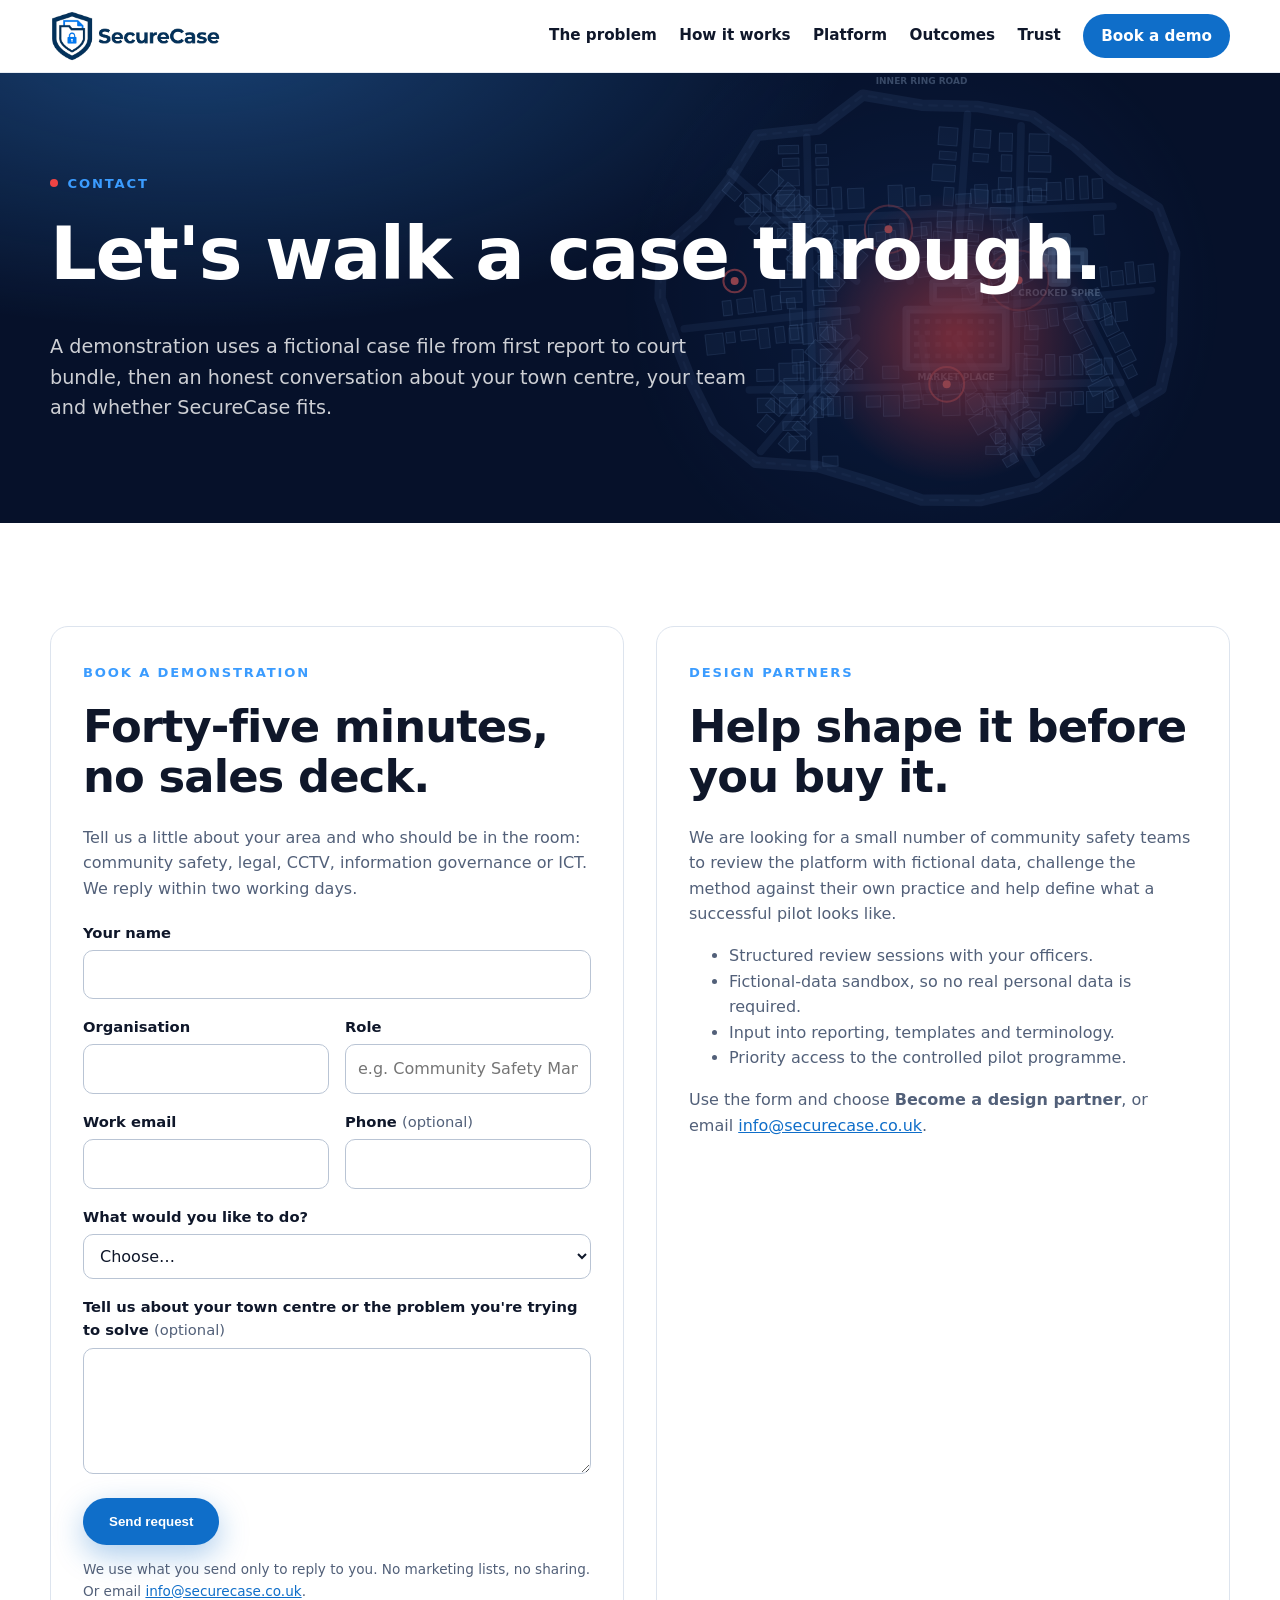
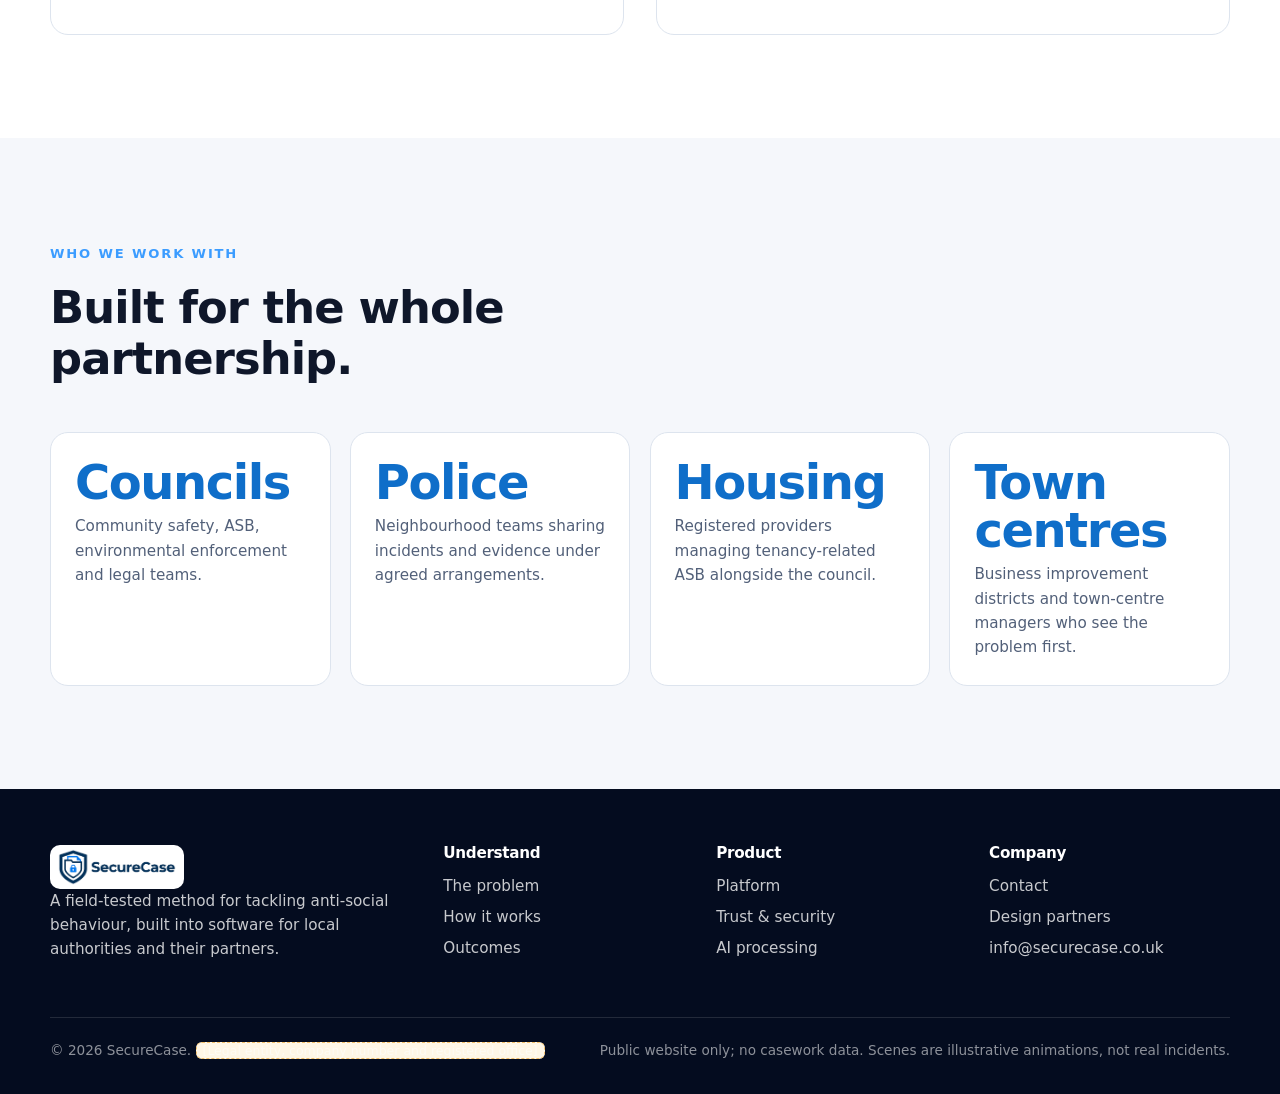
<file: contact.html>
<!DOCTYPE html>
<html lang="en-GB">
<head>
  <meta charset="utf-8">
  <meta name="viewport" content="width=device-width, initial-scale=1">
  <title>Contact | SecureCase</title>
  <meta name="description" content="Book a SecureCase demonstration or join as a design partner. Community safety teams, police, housing providers and business improvement districts welcome.">
  <link rel="stylesheet" href="css/site.css">
  <link rel="icon" href="assets/securecase-logo.png" type="image/png">
</head>
<body>
  <a class="skip-link" href="#main">Skip to content</a>

  <header class="site-header">
    <div class="container header-inner">
      <a class="brand" href="index.html" aria-label="SecureCase home"><img src="assets/securecase-logo.png" alt="SecureCase"></a>
      <button class="nav-toggle" type="button" aria-expanded="false" aria-controls="primary-nav" aria-label="Toggle navigation">
        <svg viewBox="0 0 24 24" fill="none" stroke="currentColor" stroke-width="2" stroke-linecap="round"><path d="M4 6h16M4 12h16M4 18h16"/></svg>
      </button>
      <nav class="site-nav" id="primary-nav" aria-label="Primary navigation">
        <a href="problem.html">The problem</a>
        <a href="method.html">How it works</a>
        <a href="platform.html">Platform</a>
        <a href="outcomes.html">Outcomes</a>
        <a href="trust.html">Trust</a>
        <a class="nav-cta" href="contact.html" aria-current="page">Book a demo</a>
      </nav>
    </div>
  </header>

  <main id="main">

    <section class="page-hero">
      <canvas data-scene="town" aria-hidden="true"></canvas>
      <div class="container">
        <span class="eyebrow"><span class="dot"></span>Contact</span>
        <h1>Let's walk a case through.</h1>
        <p class="lead">A demonstration uses a fictional case file from first report to court bundle, then an honest conversation about your town centre, your team and whether SecureCase fits.</p>
      </div>
    </section>

    <section class="section">
      <div class="container">
        <div class="contact-grid">
          <div class="contact-card reveal" id="book">
            <span class="eyebrow">Book a demonstration</span>
            <h2>Forty-five minutes, no sales deck.</h2>
            <p class="muted">Tell us a little about your area and who should be in the room: community safety, legal, CCTV, information governance or ICT. We reply within two working days.</p>
            <form class="contact-form" action="https://api.web3forms.com/submit" method="POST">
              <input type="hidden" name="access_key" value="8ef57f22-9cb3-45f6-9813-c6a44d8a6881">
              <input type="hidden" name="subject" value="SecureCase demonstration request">
              <input type="hidden" name="from_name" value="securecase.co.uk">
              <input type="hidden" name="redirect" value="https://securecase.co.uk/thanks.html">
              <input type="checkbox" name="botcheck" class="hp" tabindex="-1" autocomplete="off" aria-hidden="true">
              <div class="form-row">
                <label for="cf-name">Your name</label>
                <input id="cf-name" type="text" name="name" required autocomplete="name">
              </div>
              <div class="form-row two">
                <div><label for="cf-org">Organisation</label><input id="cf-org" type="text" name="organisation" required autocomplete="organization"></div>
                <div><label for="cf-role">Role</label><input id="cf-role" type="text" name="role" placeholder="e.g. Community Safety Manager"></div>
              </div>
              <div class="form-row two">
                <div><label for="cf-email">Work email</label><input id="cf-email" type="email" name="email" required autocomplete="email"></div>
                <div><label for="cf-phone">Phone <span class="opt">(optional)</span></label><input id="cf-phone" type="tel" name="phone" autocomplete="tel"></div>
              </div>
              <div class="form-row">
                <label for="cf-interest">What would you like to do?</label>
                <select id="cf-interest" name="interest" required>
                  <option value="">Choose…</option>
                  <option>Book a demonstration</option>
                  <option>Become a design partner</option>
                  <option>Ask about security and data protection</option>
                  <option>Something else</option>
                </select>
              </div>
              <div class="form-row">
                <label for="cf-message">Tell us about your town centre or the problem you're trying to solve <span class="opt">(optional)</span></label>
                <textarea id="cf-message" name="message" rows="4"></textarea>
              </div>
              <button class="btn btn-primary" type="submit">Send request</button>
              <p class="form-note">We use what you send only to reply to you. No marketing lists, no sharing. Or email <a href="mailto:info@securecase.co.uk">info@securecase.co.uk</a>.</p>
            </form>
          </div>
          <div class="contact-card reveal" data-delay="1" id="partners">
            <span class="eyebrow">Design partners</span>
            <h2>Help shape it before you buy it.</h2>
            <p class="muted">We are looking for a small number of community safety teams to review the platform with fictional data, challenge the method against their own practice and help define what a successful pilot looks like.</p>
            <ul class="muted">
              <li>Structured review sessions with your officers.</li>
              <li>Fictional-data sandbox, so no real personal data is required.</li>
              <li>Input into reporting, templates and terminology.</li>
              <li>Priority access to the controlled pilot programme.</li>
            </ul>
            <p class="muted" style="margin:0">Use the form and choose <strong>Become a design partner</strong>, or email <a href="mailto:info@securecase.co.uk">info@securecase.co.uk</a>.</p>
          </div>
        </div>
      </div>
    </section>

    <section class="section soft">
      <div class="container">
        <div class="section-head reveal">
          <span class="eyebrow">Who we work with</span>
          <h2>Built for the whole partnership.</h2>
        </div>
        <div class="stat-strip">
          <div class="stat reveal"><div class="stat-num">Councils</div><div class="stat-label">Community safety, ASB, environmental enforcement and legal teams.</div></div>
          <div class="stat reveal" data-delay="1"><div class="stat-num">Police</div><div class="stat-label">Neighbourhood teams sharing incidents and evidence under agreed arrangements.</div></div>
          <div class="stat reveal" data-delay="2"><div class="stat-num">Housing</div><div class="stat-label">Registered providers managing tenancy-related ASB alongside the council.</div></div>
          <div class="stat reveal" data-delay="3"><div class="stat-num">Town centres</div><div class="stat-label">Business improvement districts and town-centre managers who see the problem first.</div></div>
        </div>
      </div>
    </section>

  </main>

  <footer class="site-footer">
    <div class="container">
      <div class="footer-grid">
        <div>
          <a class="brand" href="index.html" aria-label="SecureCase home"><img src="assets/securecase-logo.png" alt="SecureCase"></a>
          <p>A field-tested method for tackling anti-social behaviour, built into software for local authorities and their partners.</p>
        </div>
        <div><h4>Understand</h4><ul><li><a href="problem.html">The problem</a></li><li><a href="method.html">How it works</a></li><li><a href="outcomes.html">Outcomes</a></li></ul></div>
        <div><h4>Product</h4><ul><li><a href="platform.html">Platform</a></li><li><a href="trust.html">Trust &amp; security</a></li><li><a href="trust.html#ai">AI processing</a></li></ul></div>
        <div><h4>Company</h4><ul><li><a href="contact.html">Contact</a></li><li><a href="contact.html#partners">Design partners</a></li><li><a href="mailto:info@securecase.co.uk">info@securecase.co.uk</a></li></ul></div>
      </div>
      <div class="footer-meta">
        <div>&copy; <span id="year">2026</span> SecureCase. <span class="placeholder">[Legal entity, company number and registered office]</span></div>
        <div>Public website only; no casework data. Scenes are illustrative animations, not real incidents.</div>
      </div>
    </div>
  </footer>

  <script src="js/site.js"></script>
</body>
</html>
</file>
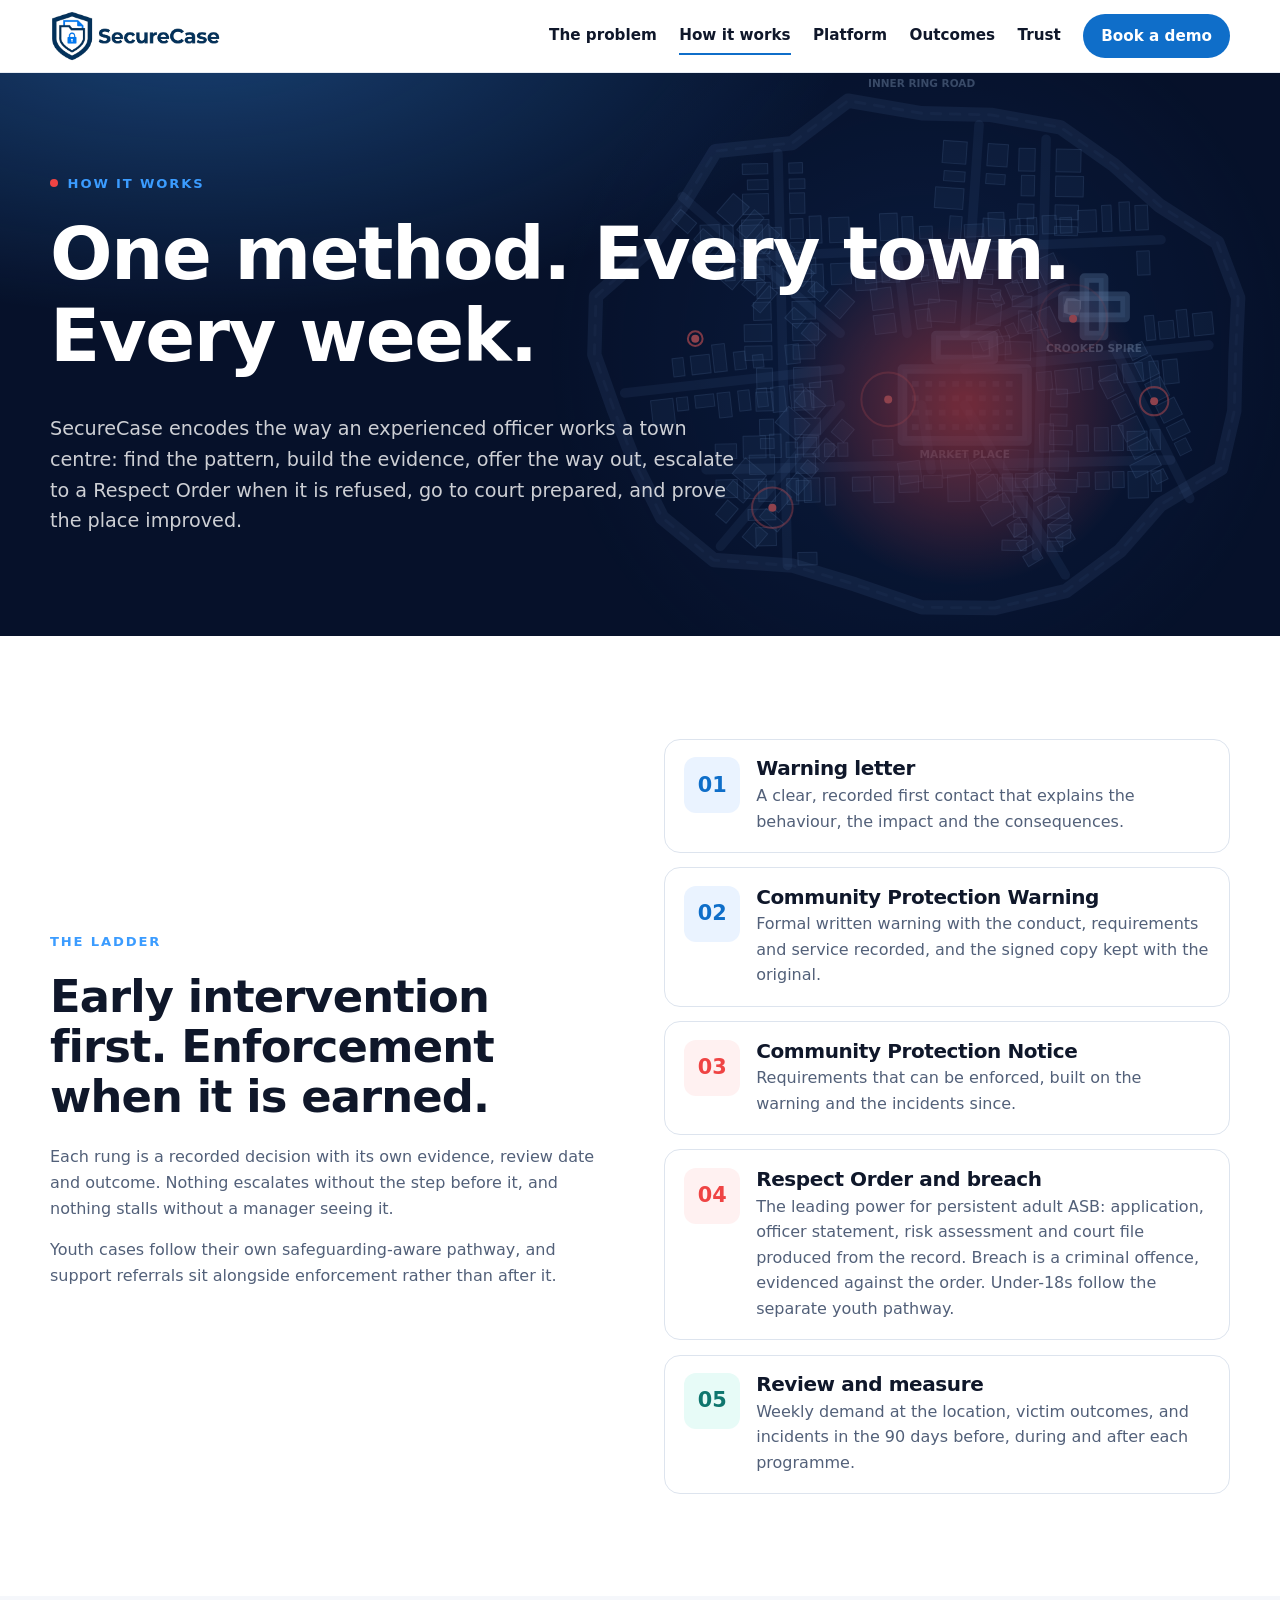
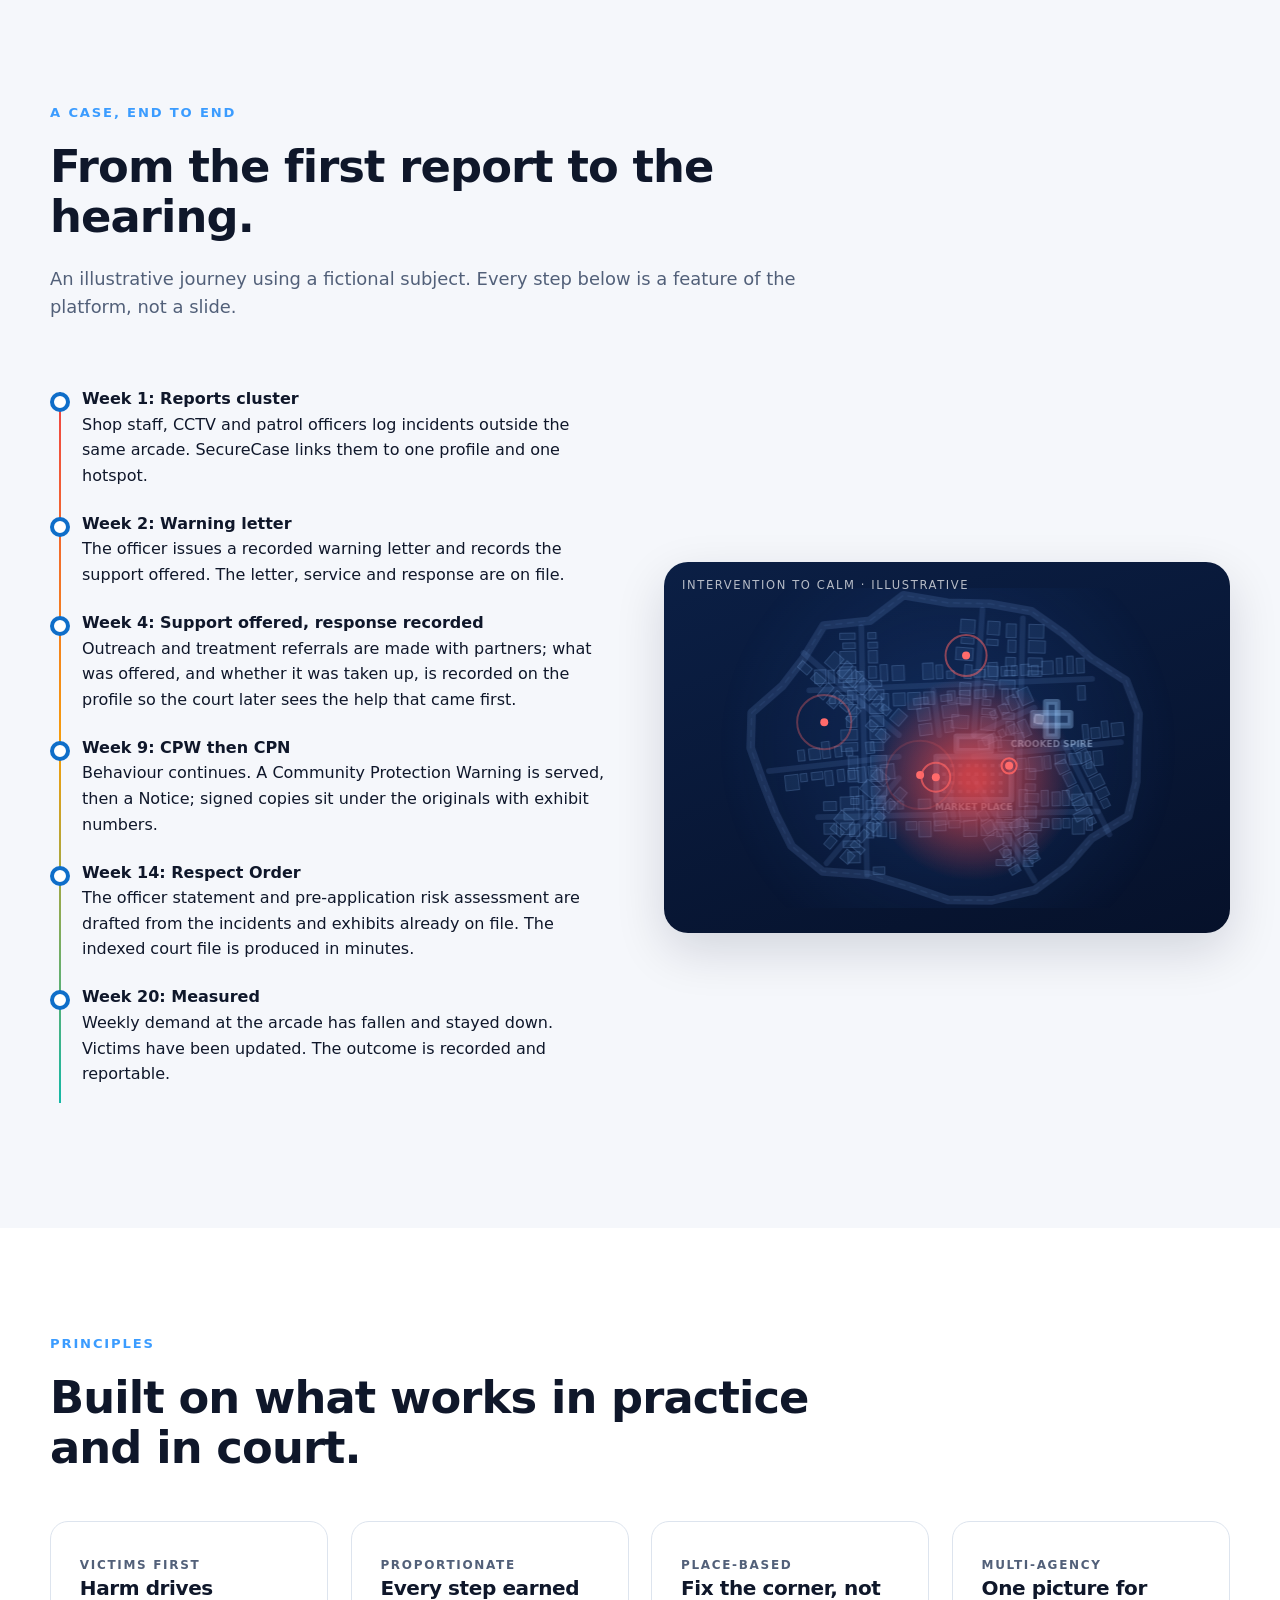
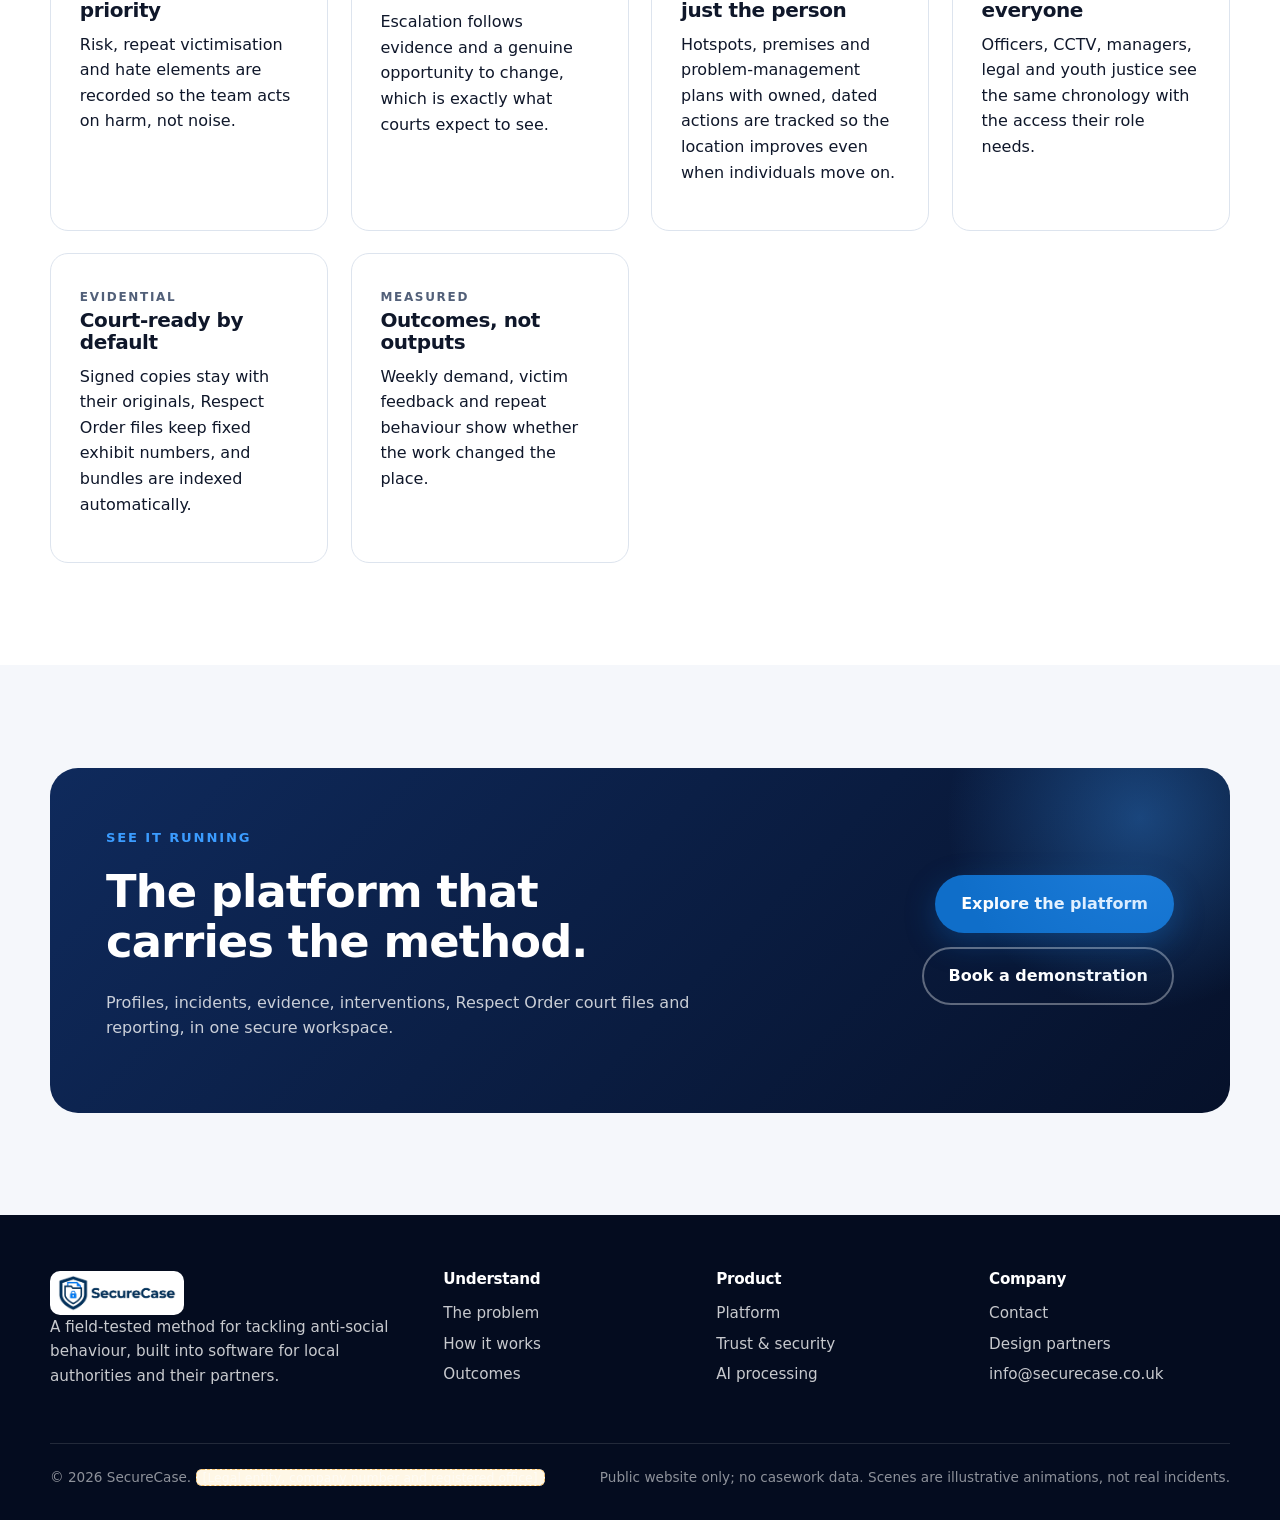
<file: method.html>
<!DOCTYPE html>
<html lang="en-GB">
<head>
  <meta charset="utf-8">
  <meta name="viewport" content="width=device-width, initial-scale=1">
  <title>How it works | SecureCase</title>
  <meta name="description" content="The SecureCase method: identify, evidence, intervene, escalate, prepare for court and measure. A proven frontline approach to anti-social behaviour, built into software.">
  <link rel="stylesheet" href="css/site.css">
  <link rel="icon" href="assets/securecase-logo.png" type="image/png">
</head>
<body>
  <a class="skip-link" href="#main">Skip to content</a>

  <header class="site-header">
    <div class="container header-inner">
      <a class="brand" href="index.html" aria-label="SecureCase home"><img src="assets/securecase-logo.png" alt="SecureCase"></a>
      <button class="nav-toggle" type="button" aria-expanded="false" aria-controls="primary-nav" aria-label="Toggle navigation">
        <svg viewBox="0 0 24 24" fill="none" stroke="currentColor" stroke-width="2" stroke-linecap="round"><path d="M4 6h16M4 12h16M4 18h16"/></svg>
      </button>
      <nav class="site-nav" id="primary-nav" aria-label="Primary navigation">
        <a href="problem.html">The problem</a>
        <a href="method.html" aria-current="page">How it works</a>
        <a href="platform.html">Platform</a>
        <a href="outcomes.html">Outcomes</a>
        <a href="trust.html">Trust</a>
        <a class="nav-cta" href="contact.html">Book a demo</a>
      </nav>
    </div>
  </header>

  <main id="main">

    <section class="page-hero">
      <canvas data-scene="town" aria-hidden="true"></canvas>
      <div class="container">
        <span class="eyebrow"><span class="dot"></span>How it works</span>
        <h1>One method. Every town. Every week.</h1>
        <p class="lead">SecureCase encodes the way an experienced officer works a town centre: find the pattern, build the evidence, offer the way out, escalate to a Respect Order when it is refused, go to court prepared, and prove the place improved.</p>
      </div>
    </section>

    <section class="section">
      <div class="container">
        <div class="split">
          <div class="reveal">
            <span class="eyebrow">The ladder</span>
            <h2>Early intervention first. Enforcement when it is earned.</h2>
            <p class="muted">Each rung is a recorded decision with its own evidence, review date and outcome. Nothing escalates without the step before it, and nothing stalls without a manager seeing it.</p>
            <p class="muted">Youth cases follow their own safeguarding-aware pathway, and support referrals sit alongside enforcement rather than after it.</p>
          </div>
          <div class="ladder" aria-label="SecureCase enforcement ladder">
            <div class="ladder-step"><div><h3>Warning letter</h3><p>A clear, recorded first contact that explains the behaviour, the impact and the consequences.</p></div></div>
            <div class="ladder-step"><div><h3>Community Protection Warning</h3><p>Formal written warning with the conduct, requirements and service recorded, and the signed copy kept with the original.</p></div></div>
            <div class="ladder-step enforce"><div><h3>Community Protection Notice</h3><p>Requirements that can be enforced, built on the warning and the incidents since.</p></div></div>
            <div class="ladder-step enforce"><div><h3>Respect Order and breach</h3><p>The leading power for persistent adult ASB: application, officer statement, risk assessment and court file produced from the record. Breach is a criminal offence, evidenced against the order. Under-18s follow the separate youth pathway.</p></div></div>
            <div class="ladder-step measure"><div><h3>Review and measure</h3><p>Weekly demand at the location, victim outcomes, and incidents in the 90 days before, during and after each programme.</p></div></div>
          </div>
        </div>
      </div>
    </section>

    <section class="section soft">
      <div class="container">
        <div class="section-head reveal">
          <span class="eyebrow">A case, end to end</span>
          <h2>From the first report to the hearing.</h2>
          <p>An illustrative journey using a fictional subject. Every step below is a feature of the platform, not a slide.</p>
        </div>
        <div class="split">
          <ol class="timeline reveal">
            <li><strong>Week 1: Reports cluster</strong>Shop staff, CCTV and patrol officers log incidents outside the same arcade. SecureCase links them to one profile and one hotspot.</li>
            <li><strong>Week 2: Warning letter</strong>The officer issues a recorded warning letter and records the support offered. The letter, service and response are on file.</li>
            <li><strong>Week 4: Support offered, response recorded</strong>Outreach and treatment referrals are made with partners; what was offered, and whether it was taken up, is recorded on the profile so the court later sees the help that came first.</li>
            <li><strong>Week 9: CPW then CPN</strong>Behaviour continues. A Community Protection Warning is served, then a Notice; signed copies sit under the originals with exhibit numbers.</li>
            <li><strong>Week 14: Respect Order</strong>The officer statement and pre-application risk assessment are drafted from the incidents and exhibits already on file. The indexed court file is produced in minutes.</li>
            <li><strong>Week 20: Measured</strong>Weekly demand at the arcade has fallen and stayed down. Victims have been updated. The outcome is recorded and reportable.</li>
          </ol>
          <div class="panel reveal" data-delay="1">
            <span class="panel-label">Intervention to calm · illustrative</span>
            <canvas data-scene="town" aria-hidden="true"></canvas>
          </div>
        </div>
      </div>
    </section>

    <section class="section">
      <div class="container">
        <div class="section-head reveal">
          <span class="eyebrow">Principles</span>
          <h2>Built on what works in practice and in court.</h2>
        </div>
        <div class="card-grid">
          <article class="card reveal"><span class="card-tag">Victims first</span><h3>Harm drives priority</h3><p>Risk, repeat victimisation and hate elements are recorded so the team acts on harm, not noise.</p></article>
          <article class="card reveal" data-delay="1"><span class="card-tag">Proportionate</span><h3>Every step earned</h3><p>Escalation follows evidence and a genuine opportunity to change, which is exactly what courts expect to see.</p></article>
          <article class="card reveal" data-delay="2"><span class="card-tag">Place-based</span><h3>Fix the corner, not just the person</h3><p>Hotspots, premises and problem-management plans with owned, dated actions are tracked so the location improves even when individuals move on.</p></article>
          <article class="card reveal"><span class="card-tag">Multi-agency</span><h3>One picture for everyone</h3><p>Officers, CCTV, managers, legal and youth justice see the same chronology with the access their role needs.</p></article>
          <article class="card reveal" data-delay="1"><span class="card-tag">Evidential</span><h3>Court-ready by default</h3><p>Signed copies stay with their originals, Respect Order files keep fixed exhibit numbers, and bundles are indexed automatically.</p></article>
          <article class="card reveal" data-delay="2"><span class="card-tag">Measured</span><h3>Outcomes, not outputs</h3><p>Weekly demand, victim feedback and repeat behaviour show whether the work changed the place.</p></article>
        </div>
      </div>
    </section>

    <section class="section soft">
      <div class="container">
        <div class="cta-banner reveal">
          <div>
            <span class="eyebrow">See it running</span>
            <h2>The platform that carries the method.</h2>
            <p>Profiles, incidents, evidence, interventions, Respect Order court files and reporting, in one secure workspace.</p>
          </div>
          <div class="button-row">
            <a class="btn btn-primary" href="platform.html">Explore the platform</a>
            <a class="btn btn-ghost" href="contact.html">Book a demonstration</a>
          </div>
        </div>
      </div>
    </section>

  </main>

  <footer class="site-footer">
    <div class="container">
      <div class="footer-grid">
        <div>
          <a class="brand" href="index.html" aria-label="SecureCase home"><img src="assets/securecase-logo.png" alt="SecureCase"></a>
          <p>A field-tested method for tackling anti-social behaviour, built into software for local authorities and their partners.</p>
        </div>
        <div><h4>Understand</h4><ul><li><a href="problem.html">The problem</a></li><li><a href="method.html">How it works</a></li><li><a href="outcomes.html">Outcomes</a></li></ul></div>
        <div><h4>Product</h4><ul><li><a href="platform.html">Platform</a></li><li><a href="trust.html">Trust &amp; security</a></li><li><a href="trust.html#ai">AI processing</a></li></ul></div>
        <div><h4>Company</h4><ul><li><a href="contact.html">Contact</a></li><li><a href="contact.html#partners">Design partners</a></li><li><a href="mailto:info@securecase.co.uk">info@securecase.co.uk</a></li></ul></div>
      </div>
      <div class="footer-meta">
        <div>&copy; <span id="year">2026</span> SecureCase. <span class="placeholder">[Legal entity, company number and registered office]</span></div>
        <div>Public website only; no casework data. Scenes are illustrative animations, not real incidents.</div>
      </div>
    </div>
  </footer>

  <script src="js/site.js"></script>
</body>
</html>
</file>
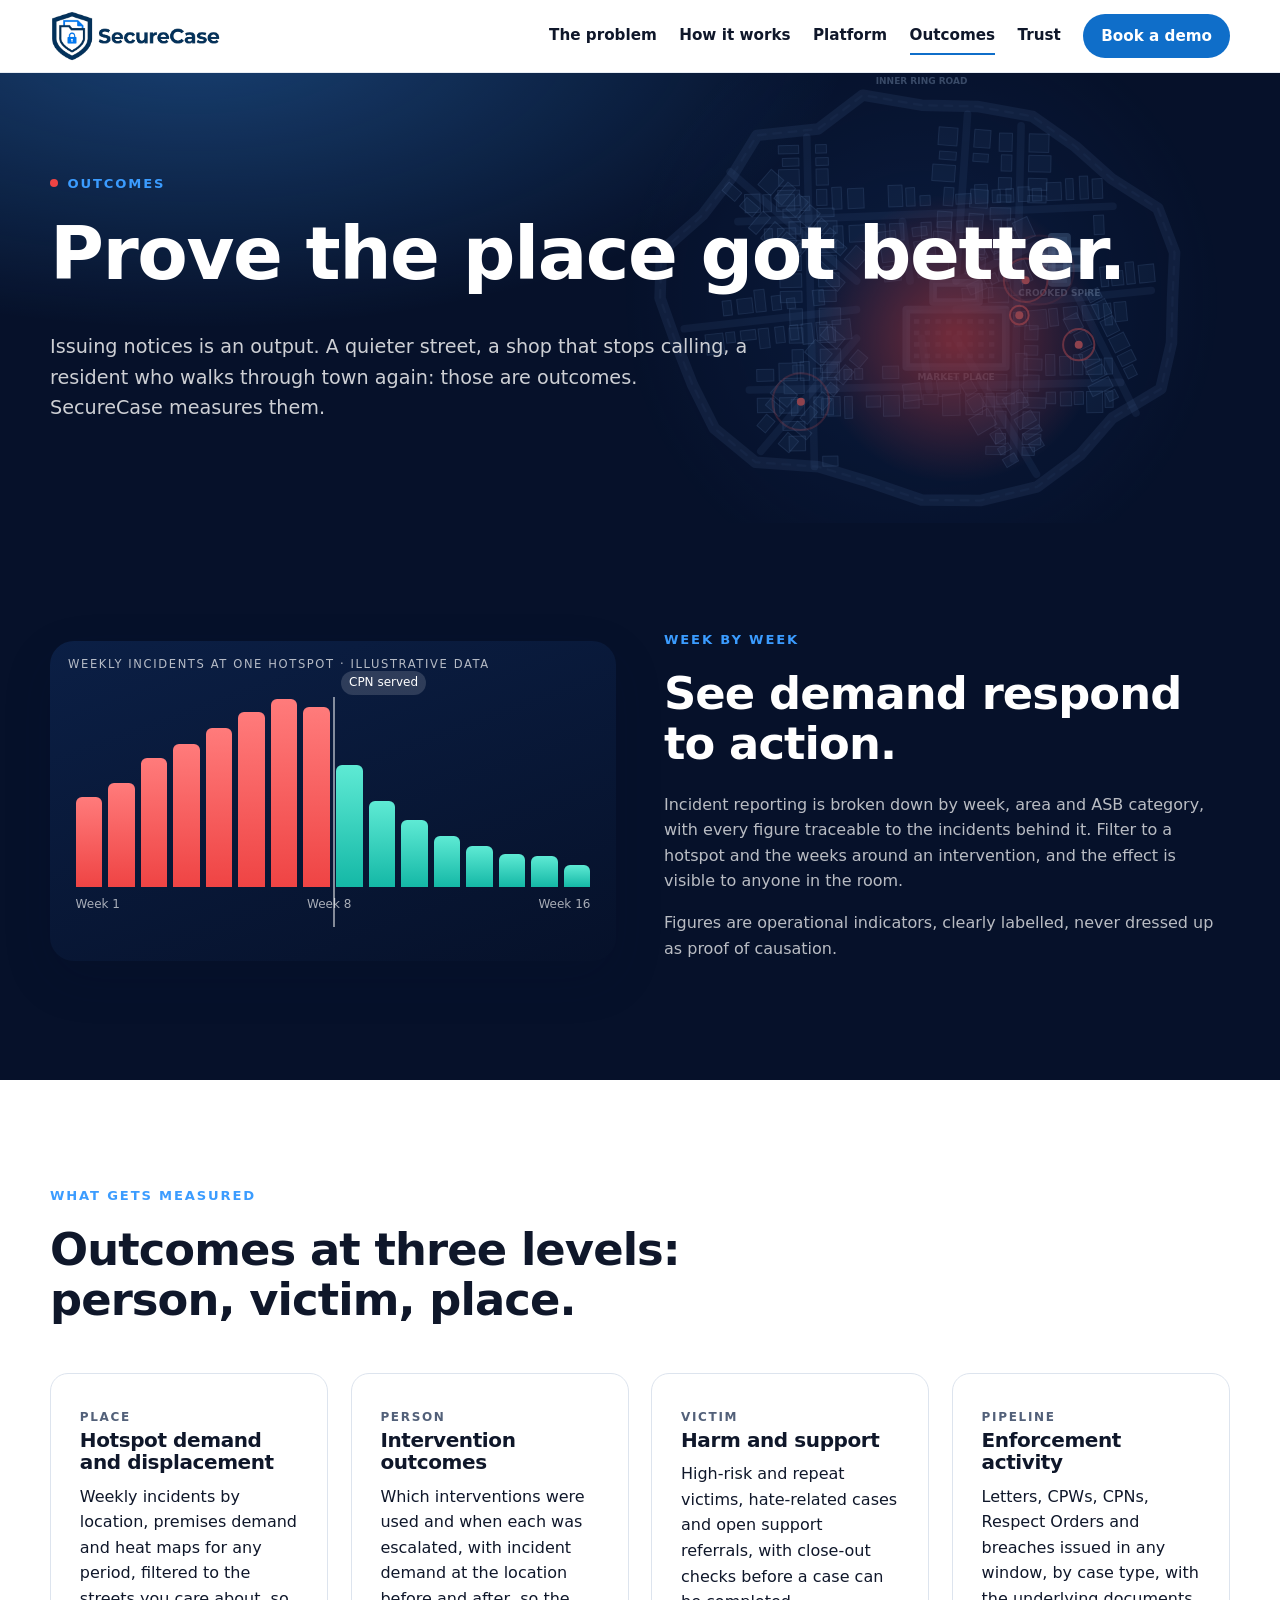
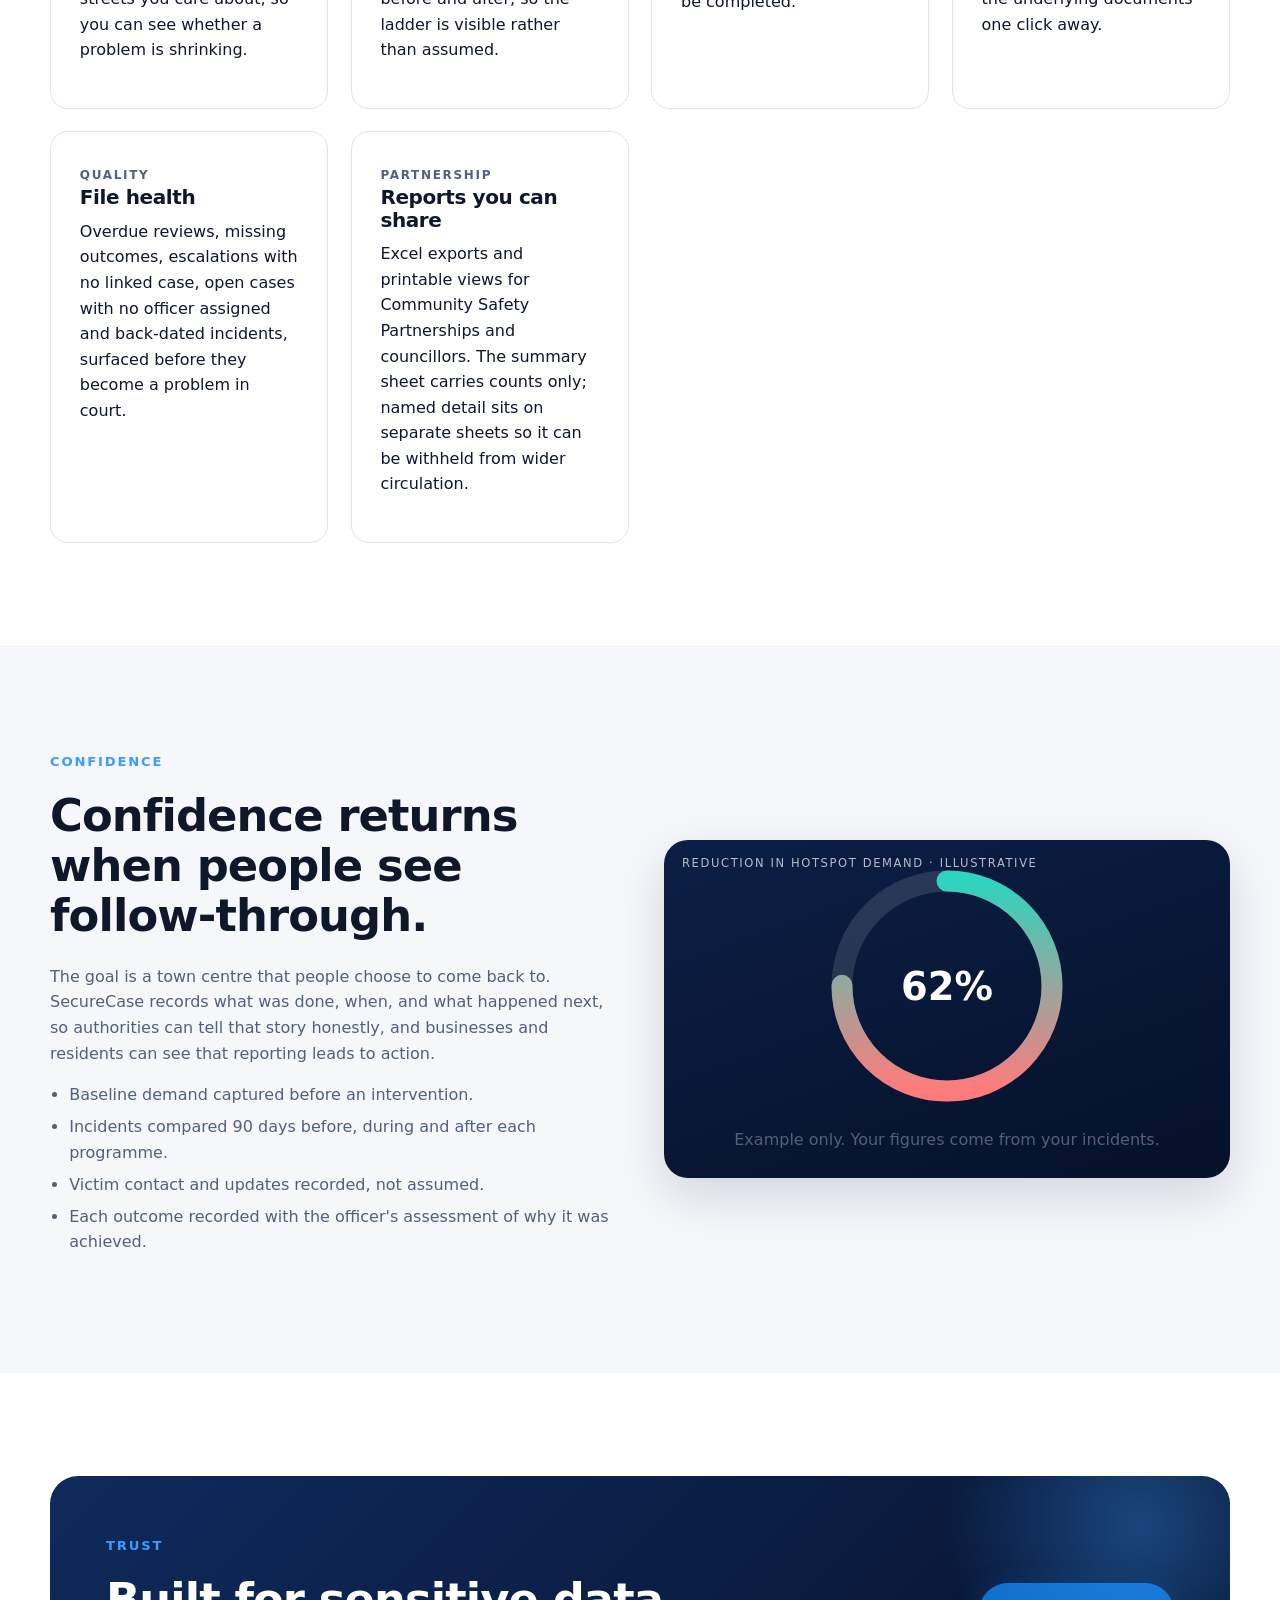
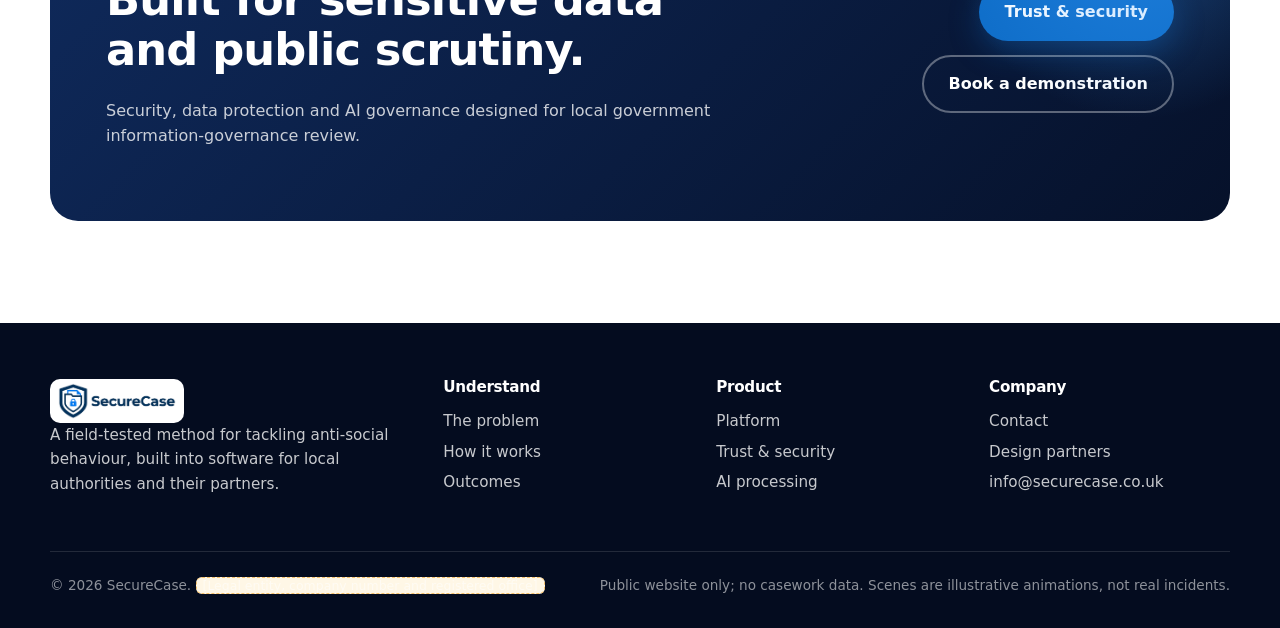
<file: outcomes.html>
<!DOCTYPE html>
<html lang="en-GB">
<head>
  <meta charset="utf-8">
  <meta name="viewport" content="width=device-width, initial-scale=1">
  <title>Outcomes | SecureCase</title>
  <meta name="description" content="How SecureCase shows whether a town centre is getting safer: weekly incident trends, hotspot movement, victim impact, intervention outcomes and repeat behaviour after 30, 90 and 180 days.">
  <link rel="stylesheet" href="css/site.css">
  <link rel="icon" href="assets/securecase-logo.png" type="image/png">
</head>
<body>
  <a class="skip-link" href="#main">Skip to content</a>

  <header class="site-header">
    <div class="container header-inner">
      <a class="brand" href="index.html" aria-label="SecureCase home"><img src="assets/securecase-logo.png" alt="SecureCase"></a>
      <button class="nav-toggle" type="button" aria-expanded="false" aria-controls="primary-nav" aria-label="Toggle navigation">
        <svg viewBox="0 0 24 24" fill="none" stroke="currentColor" stroke-width="2" stroke-linecap="round"><path d="M4 6h16M4 12h16M4 18h16"/></svg>
      </button>
      <nav class="site-nav" id="primary-nav" aria-label="Primary navigation">
        <a href="problem.html">The problem</a>
        <a href="method.html">How it works</a>
        <a href="platform.html">Platform</a>
        <a href="outcomes.html" aria-current="page">Outcomes</a>
        <a href="trust.html">Trust</a>
        <a class="nav-cta" href="contact.html">Book a demo</a>
      </nav>
    </div>
  </header>

  <main id="main">

    <section class="page-hero">
      <canvas data-scene="town" aria-hidden="true"></canvas>
      <div class="container">
        <span class="eyebrow"><span class="dot"></span>Outcomes</span>
        <h1>Prove the place got better.</h1>
        <p class="lead">Issuing notices is an output. A quieter street, a shop that stops calling, a resident who walks through town again: those are outcomes. SecureCase measures them.</p>
      </div>
    </section>

    <section class="section dark">
      <div class="container">
        <div class="split">
          <div class="panel trend-wrap reveal">
            <span class="panel-label">Weekly incidents at one hotspot · illustrative data</span>
            <div class="trend-marker" style="left: 50%"><em>CPN served</em></div>
            <div class="trend" data-intervention="8" aria-label="Illustrative weekly incidents falling after a Community Protection Notice">
              <span data-value="44"></span><span data-value="51"></span><span data-value="63"></span><span data-value="70"></span><span data-value="78"></span><span data-value="86"></span><span data-value="92"></span><span data-value="88"></span><span data-value="60"></span><span data-value="42"></span><span data-value="33"></span><span data-value="25"></span><span data-value="20"></span><span data-value="16"></span><span data-value="15"></span><span data-value="11"></span>
            </div>
            <div class="trend-axis"><span>Week 1</span><span>Week 8</span><span>Week 16</span></div>
          </div>
          <div class="reveal" data-delay="1">
            <span class="eyebrow">Week by week</span>
            <h2>See demand respond to action.</h2>
            <p class="muted">Incident reporting is broken down by week, area and ASB category, with every figure traceable to the incidents behind it. Filter to a hotspot and the weeks around an intervention, and the effect is visible to anyone in the room.</p>
            <p class="muted">Figures are operational indicators, clearly labelled, never dressed up as proof of causation.</p>
          </div>
        </div>
      </div>
    </section>

    <section class="section">
      <div class="container">
        <div class="section-head reveal">
          <span class="eyebrow">What gets measured</span>
          <h2>Outcomes at three levels: person, victim, place.</h2>
        </div>
        <div class="card-grid">
          <article class="card reveal"><span class="card-tag">Place</span><h3>Hotspot demand and displacement</h3><p>Weekly incidents by location, premises demand and heat maps for any period, filtered to the streets you care about, so you can see whether a problem is shrinking.</p></article>
          <article class="card reveal" data-delay="1"><span class="card-tag">Person</span><h3>Intervention outcomes</h3><p>Which interventions were used and when each was escalated, with incident demand at the location before and after, so the ladder is visible rather than assumed.</p></article>
          <article class="card reveal" data-delay="2"><span class="card-tag">Victim</span><h3>Harm and support</h3><p>High-risk and repeat victims, hate-related cases and open support referrals, with close-out checks before a case can be completed.</p></article>
          <article class="card reveal"><span class="card-tag">Pipeline</span><h3>Enforcement activity</h3><p>Letters, CPWs, CPNs, Respect Orders and breaches issued in any window, by case type, with the underlying documents one click away.</p></article>
          <article class="card reveal" data-delay="1"><span class="card-tag">Quality</span><h3>File health</h3><p>Overdue reviews, missing outcomes, escalations with no linked case, open cases with no officer assigned and back-dated incidents, surfaced before they become a problem in court.</p></article>
          <article class="card reveal" data-delay="2"><span class="card-tag">Partnership</span><h3>Reports you can share</h3><p>Excel exports and printable views for Community Safety Partnerships and councillors. The summary sheet carries counts only; named detail sits on separate sheets so it can be withheld from wider circulation.</p></article>
        </div>
      </div>
    </section>

    <section class="section soft">
      <div class="container">
        <div class="split">
          <div class="reveal">
            <span class="eyebrow">Confidence</span>
            <h2>Confidence returns when people see follow-through.</h2>
            <p class="muted">The goal is a town centre that people choose to come back to. SecureCase records what was done, when, and what happened next, so authorities can tell that story honestly, and businesses and residents can see that reporting leads to action.</p>
            <ul class="muted">
              <li>Baseline demand captured before an intervention.</li>
              <li>Incidents compared 90 days before, during and after each programme.</li>
              <li>Victim contact and updates recorded, not assumed.</li>
              <li>Each outcome recorded with the officer's assessment of why it was achieved.</li>
            </ul>
          </div>
          <div class="panel gauge-wrap reveal" data-delay="1" aria-label="Illustrative confidence gauge">
            <span class="panel-label">Reduction in hotspot demand · illustrative</span>
            <svg class="gauge" viewBox="0 0 160 160" aria-hidden="true">
              <defs><linearGradient id="gaugeGrad" x1="0" x2="1"><stop offset="0" stop-color="#ff7b7b"/><stop offset="1" stop-color="#2dd4bf"/></linearGradient></defs>
              <circle class="track" cx="80" cy="80" r="70"/>
              <circle class="value" cx="80" cy="80" r="70" transform="rotate(-90 80 80)"/>
            </svg>
            <div class="gauge-num"><span data-count="75" data-suffix="%">75%</span></div>
            <p class="muted" style="text-align:center;margin:0">Example only. Your figures come from your incidents.</p>
          </div>
        </div>
      </div>
    </section>

    <section class="section">
      <div class="container">
        <div class="cta-banner reveal">
          <div>
            <span class="eyebrow">Trust</span>
            <h2>Built for sensitive data and public scrutiny.</h2>
            <p>Security, data protection and AI governance designed for local government information-governance review.</p>
          </div>
          <div class="button-row">
            <a class="btn btn-primary" href="trust.html">Trust &amp; security</a>
            <a class="btn btn-ghost" href="contact.html">Book a demonstration</a>
          </div>
        </div>
      </div>
    </section>

  </main>

  <footer class="site-footer">
    <div class="container">
      <div class="footer-grid">
        <div>
          <a class="brand" href="index.html" aria-label="SecureCase home"><img src="assets/securecase-logo.png" alt="SecureCase"></a>
          <p>A field-tested method for tackling anti-social behaviour, built into software for local authorities and their partners.</p>
        </div>
        <div><h4>Understand</h4><ul><li><a href="problem.html">The problem</a></li><li><a href="method.html">How it works</a></li><li><a href="outcomes.html">Outcomes</a></li></ul></div>
        <div><h4>Product</h4><ul><li><a href="platform.html">Platform</a></li><li><a href="trust.html">Trust &amp; security</a></li><li><a href="trust.html#ai">AI processing</a></li></ul></div>
        <div><h4>Company</h4><ul><li><a href="contact.html">Contact</a></li><li><a href="contact.html#partners">Design partners</a></li><li><a href="mailto:info@securecase.co.uk">info@securecase.co.uk</a></li></ul></div>
      </div>
      <div class="footer-meta">
        <div>&copy; <span id="year">2026</span> SecureCase. <span class="placeholder">[Legal entity, company number and registered office]</span></div>
        <div>Public website only; no casework data. Scenes are illustrative animations, not real incidents.</div>
      </div>
    </div>
  </footer>

  <script src="js/site.js"></script>
</body>
</html>
</file>
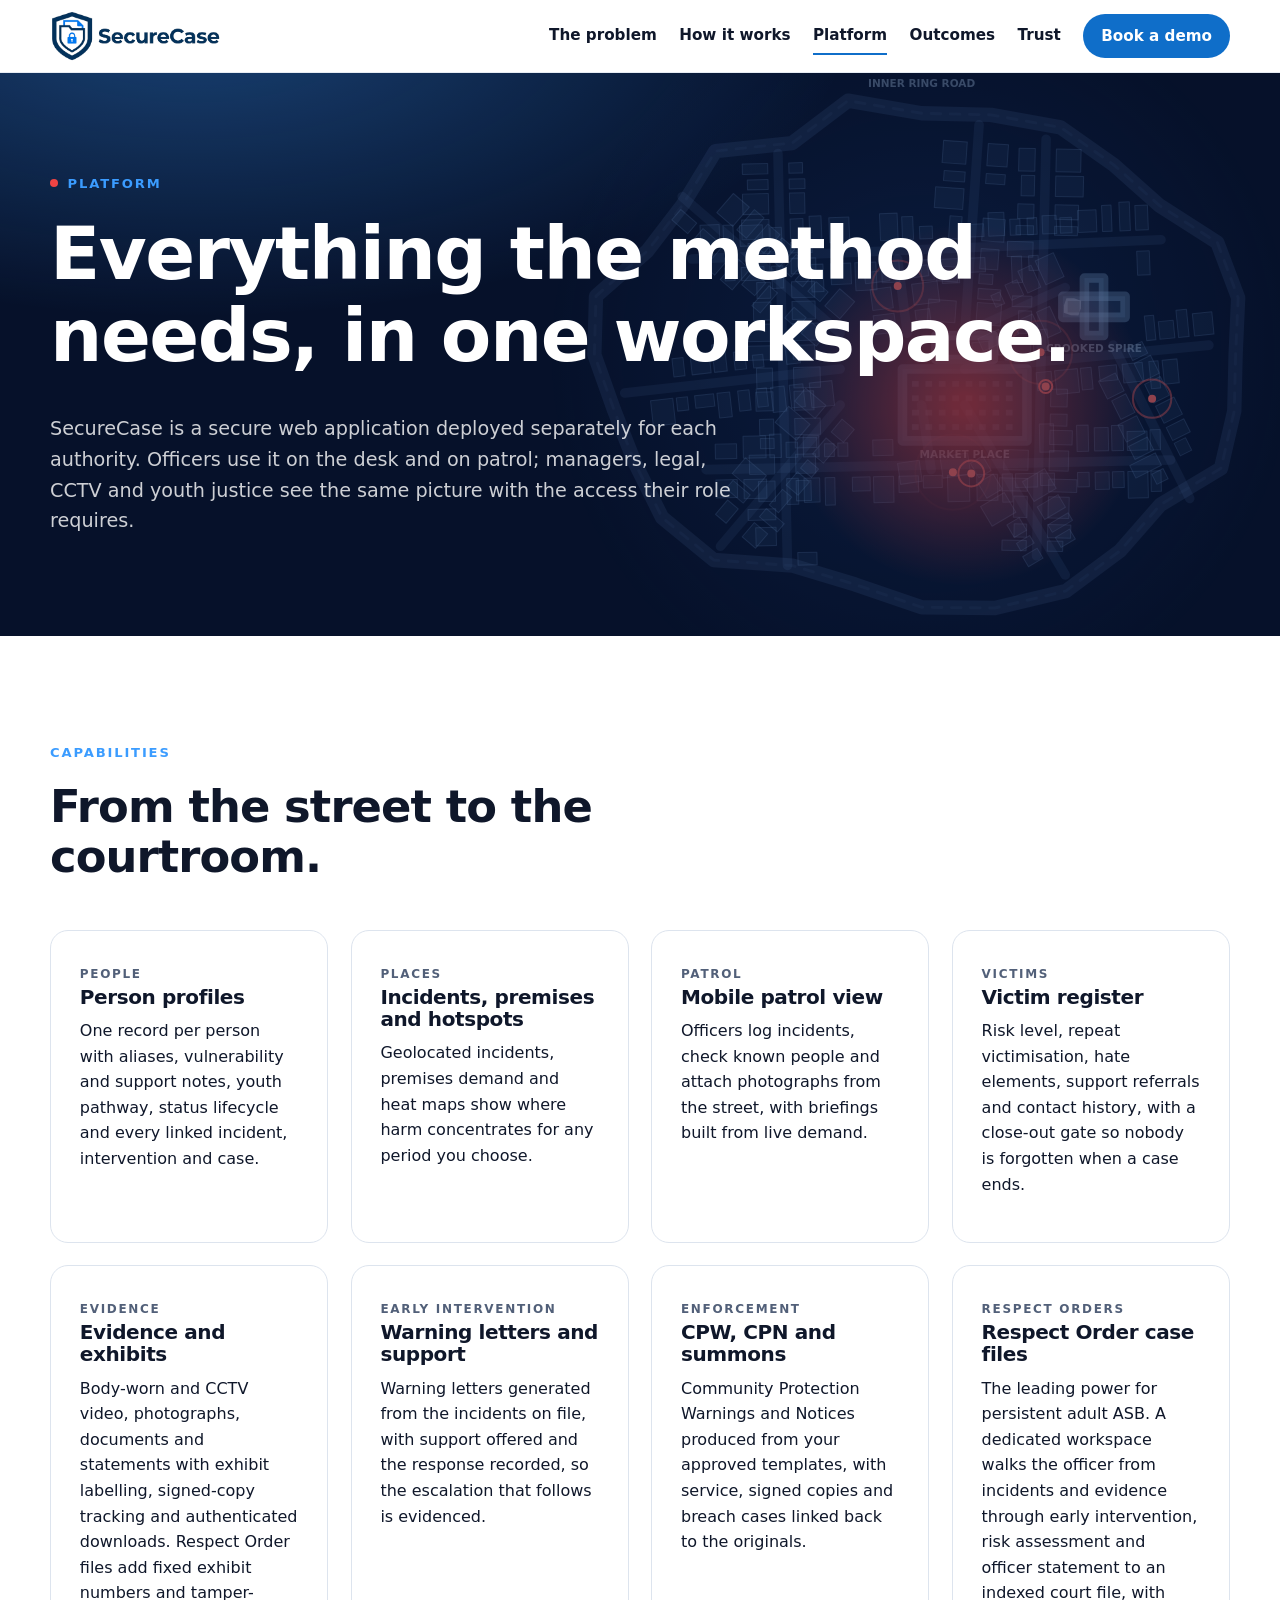
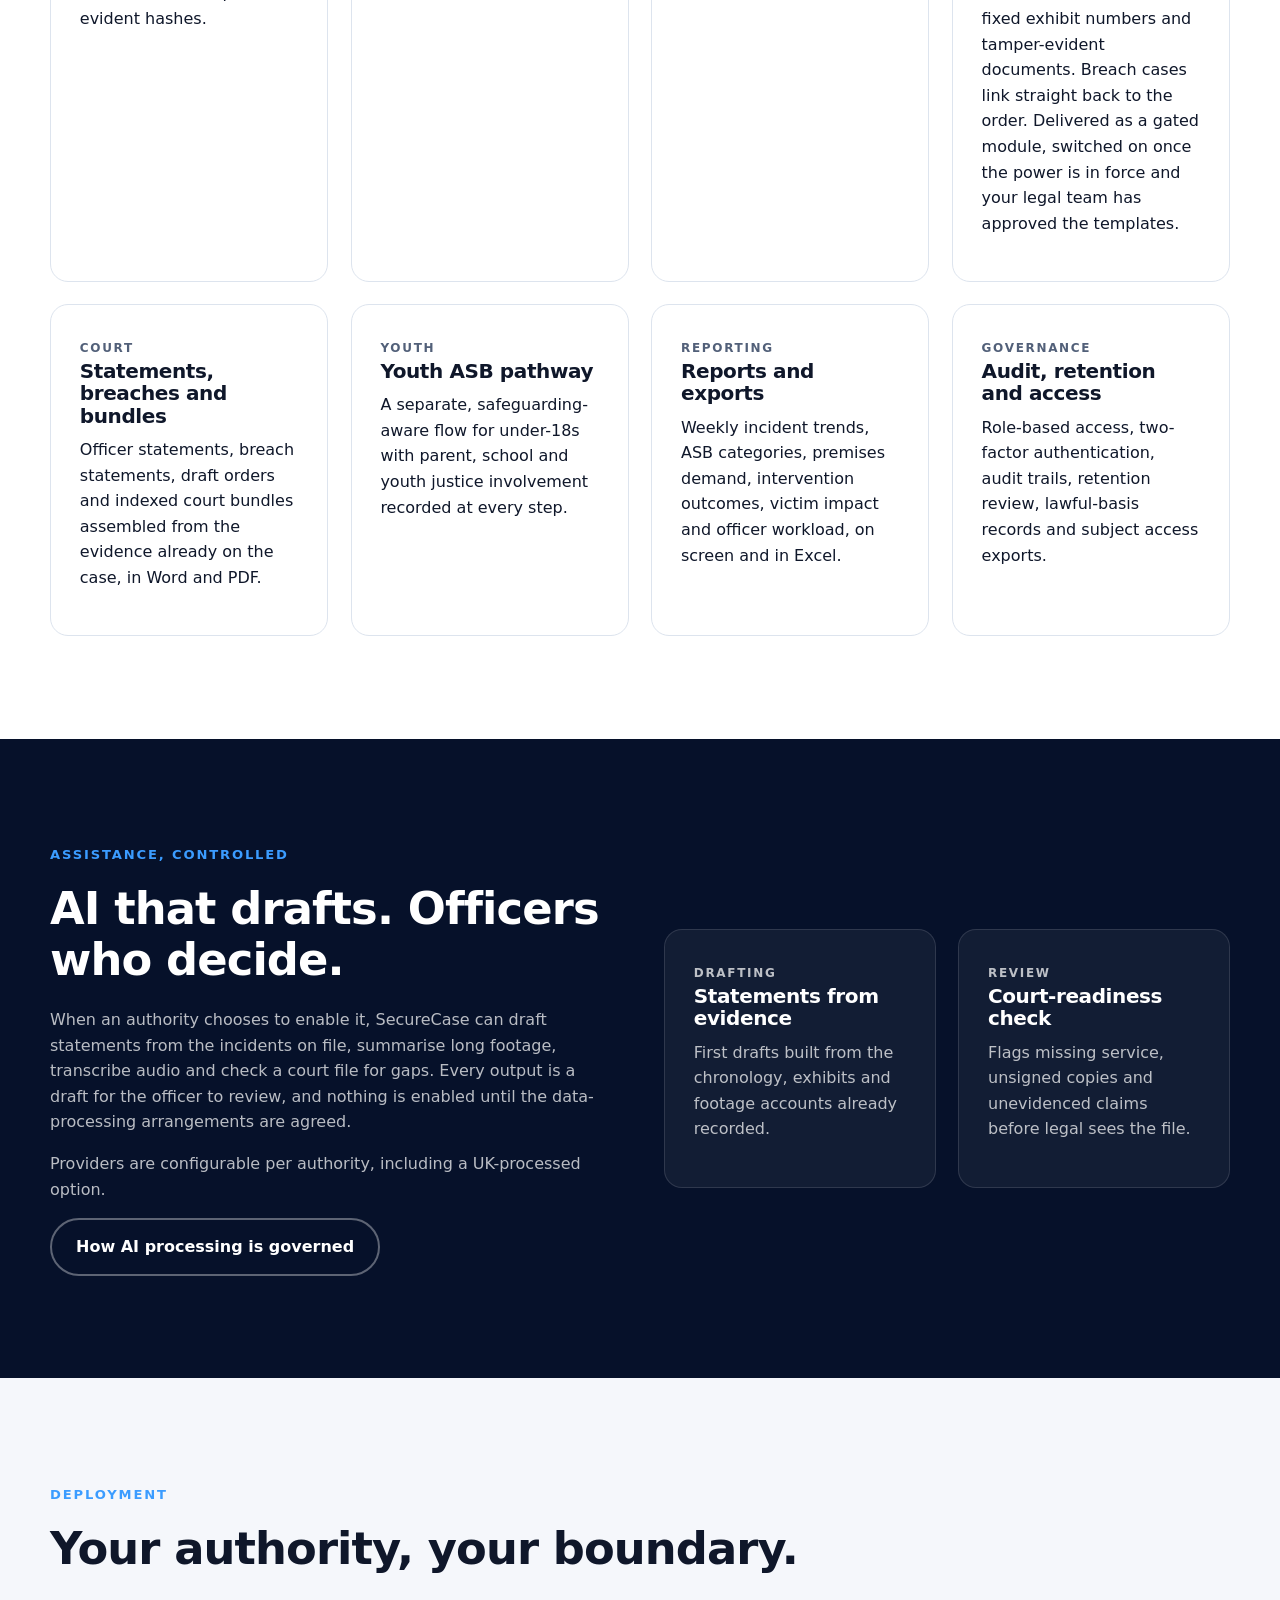
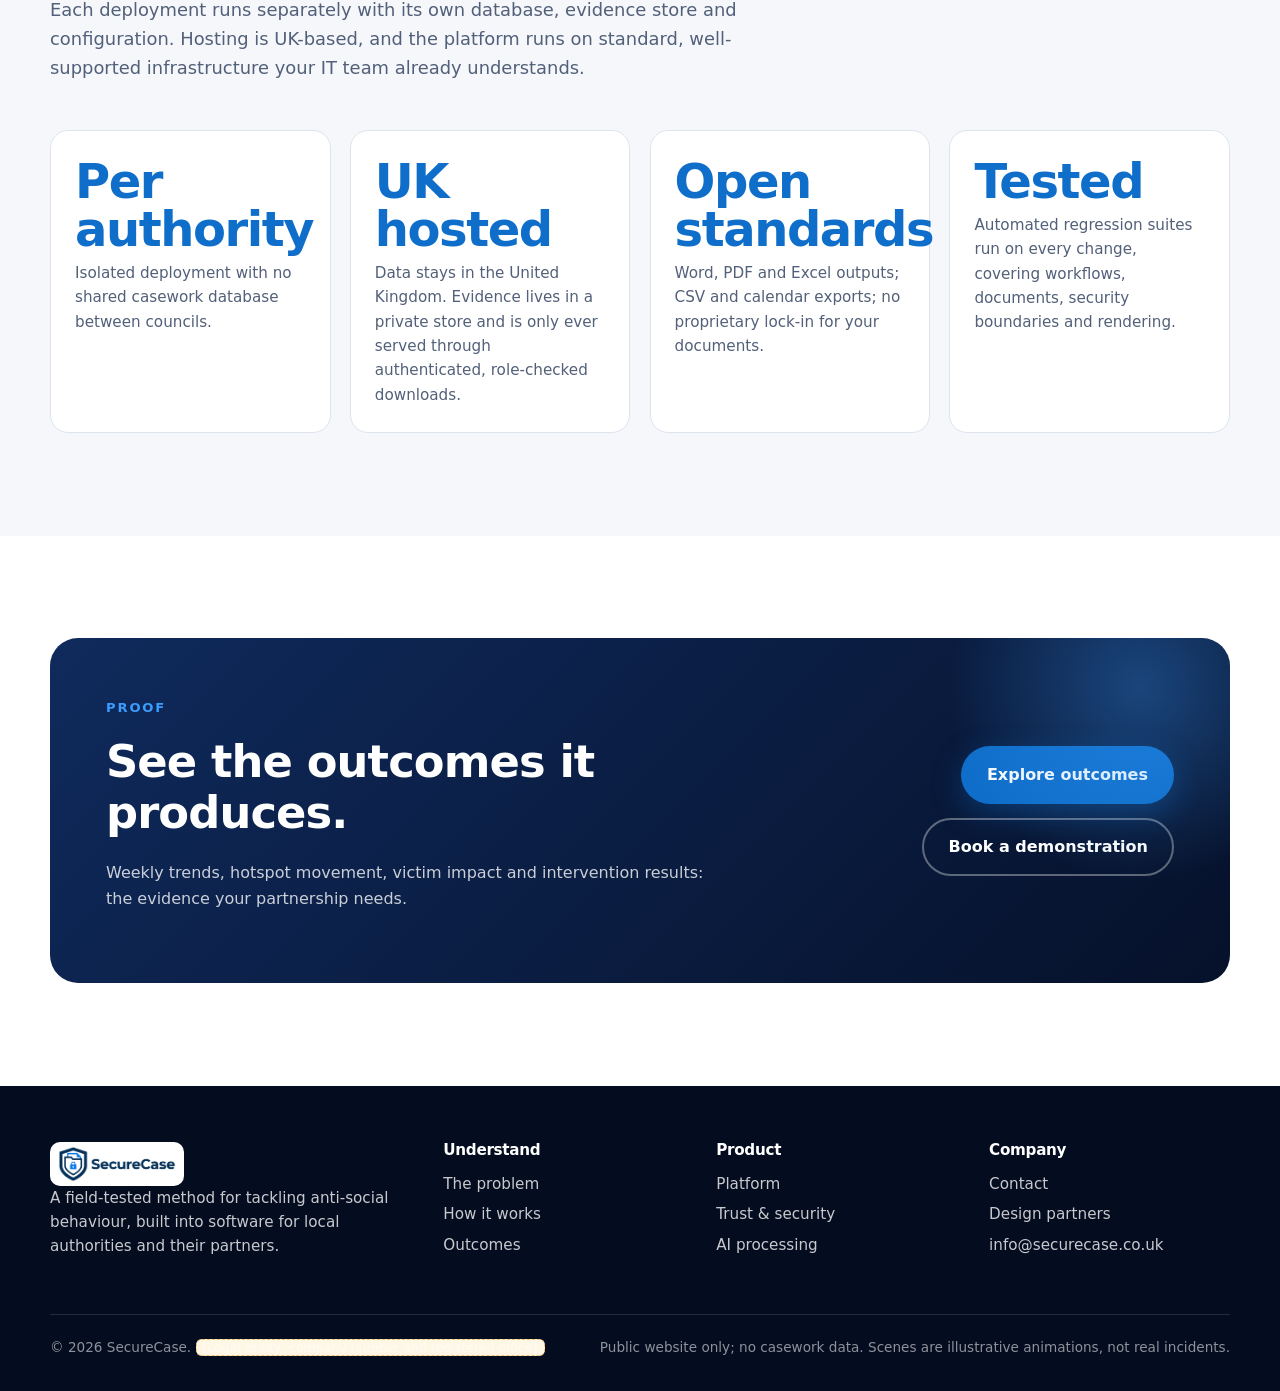
<file: platform.html>
<!DOCTYPE html>
<html lang="en-GB">
<head>
  <meta charset="utf-8">
  <meta name="viewport" content="width=device-width, initial-scale=1">
  <title>Platform | SecureCase</title>
  <meta name="description" content="What SecureCase does: person profiles, incidents and hotspots, evidence and exhibits, early intervention, enforcement documents, court bundles, victims, patrol and reporting.">
  <link rel="stylesheet" href="css/site.css">
  <link rel="icon" href="assets/securecase-logo.png" type="image/png">
</head>
<body>
  <a class="skip-link" href="#main">Skip to content</a>

  <header class="site-header">
    <div class="container header-inner">
      <a class="brand" href="index.html" aria-label="SecureCase home"><img src="assets/securecase-logo.png" alt="SecureCase"></a>
      <button class="nav-toggle" type="button" aria-expanded="false" aria-controls="primary-nav" aria-label="Toggle navigation">
        <svg viewBox="0 0 24 24" fill="none" stroke="currentColor" stroke-width="2" stroke-linecap="round"><path d="M4 6h16M4 12h16M4 18h16"/></svg>
      </button>
      <nav class="site-nav" id="primary-nav" aria-label="Primary navigation">
        <a href="problem.html">The problem</a>
        <a href="method.html">How it works</a>
        <a href="platform.html" aria-current="page">Platform</a>
        <a href="outcomes.html">Outcomes</a>
        <a href="trust.html">Trust</a>
        <a class="nav-cta" href="contact.html">Book a demo</a>
      </nav>
    </div>
  </header>

  <main id="main">

    <section class="page-hero">
      <canvas data-scene="town" aria-hidden="true"></canvas>
      <div class="container">
        <span class="eyebrow"><span class="dot"></span>Platform</span>
        <h1>Everything the method needs, in one workspace.</h1>
        <p class="lead">SecureCase is a secure web application deployed separately for each authority. Officers use it on the desk and on patrol; managers, legal, CCTV and youth justice see the same picture with the access their role requires.</p>
      </div>
    </section>

    <section class="section">
      <div class="container">
        <div class="section-head reveal">
          <span class="eyebrow">Capabilities</span>
          <h2>From the street to the courtroom.</h2>
        </div>
        <div class="card-grid">
          <article class="card reveal"><span class="card-tag">People</span><h3>Person profiles</h3><p>One record per person with aliases, vulnerability and support notes, youth pathway, status lifecycle and every linked incident, intervention and case.</p></article>
          <article class="card reveal" data-delay="1"><span class="card-tag">Places</span><h3>Incidents, premises and hotspots</h3><p>Geolocated incidents, premises demand and heat maps show where harm concentrates for any period you choose.</p></article>
          <article class="card reveal" data-delay="2"><span class="card-tag">Patrol</span><h3>Mobile patrol view</h3><p>Officers log incidents, check known people and attach photographs from the street, with briefings built from live demand.</p></article>
          <article class="card reveal"><span class="card-tag">Victims</span><h3>Victim register</h3><p>Risk level, repeat victimisation, hate elements, support referrals and contact history, with a close-out gate so nobody is forgotten when a case ends.</p></article>
          <article class="card reveal" data-delay="1"><span class="card-tag">Evidence</span><h3>Evidence and exhibits</h3><p>Body-worn and CCTV video, photographs, documents and statements with exhibit labelling, signed-copy tracking and authenticated downloads. Respect Order files add fixed exhibit numbers and tamper-evident hashes.</p></article>
          <article class="card reveal" data-delay="2"><span class="card-tag">Early intervention</span><h3>Warning letters and support</h3><p>Warning letters generated from the incidents on file, with support offered and the response recorded, so the escalation that follows is evidenced.</p></article>
          <article class="card reveal"><span class="card-tag">Enforcement</span><h3>CPW, CPN and summons</h3><p>Community Protection Warnings and Notices produced from your approved templates, with service, signed copies and breach cases linked back to the originals.</p></article>
          <article class="card reveal" data-delay="1"><span class="card-tag">Respect Orders</span><h3>Respect Order case files</h3><p>The leading power for persistent adult ASB. A dedicated workspace walks the officer from incidents and evidence through early intervention, risk assessment and officer statement to an indexed court file, with fixed exhibit numbers and tamper-evident documents. Breach cases link straight back to the order. Delivered as a gated module, switched on once the power is in force and your legal team has approved the templates.</p></article>
          <article class="card reveal" data-delay="2"><span class="card-tag">Court</span><h3>Statements, breaches and bundles</h3><p>Officer statements, breach statements, draft orders and indexed court bundles assembled from the evidence already on the case, in Word and PDF.</p></article>
          <article class="card reveal"><span class="card-tag">Youth</span><h3>Youth ASB pathway</h3><p>A separate, safeguarding-aware flow for under-18s with parent, school and youth justice involvement recorded at every step.</p></article>
          <article class="card reveal" data-delay="1"><span class="card-tag">Reporting</span><h3>Reports and exports</h3><p>Weekly incident trends, ASB categories, premises demand, intervention outcomes, victim impact and officer workload, on screen and in Excel.</p></article>
          <article class="card reveal" data-delay="2"><span class="card-tag">Governance</span><h3>Audit, retention and access</h3><p>Role-based access, two-factor authentication, audit trails, retention review, lawful-basis records and subject access exports.</p></article>
        </div>
      </div>
    </section>

    <section class="section dark">
      <div class="container">
        <div class="split">
          <div class="reveal">
            <span class="eyebrow">Assistance, controlled</span>
            <h2>AI that drafts. Officers who decide.</h2>
            <p class="muted">When an authority chooses to enable it, SecureCase can draft statements from the incidents on file, summarise long footage, transcribe audio and check a court file for gaps. Every output is a draft for the officer to review, and nothing is enabled until the data-processing arrangements are agreed.</p>
            <p class="muted">Providers are configurable per authority, including a UK-processed option.</p>
            <a class="btn btn-ghost" href="trust.html#ai">How AI processing is governed</a>
          </div>
          <div class="card-grid reveal" data-delay="1">
            <article class="card"><span class="card-tag">Drafting</span><h3>Statements from evidence</h3><p>First drafts built from the chronology, exhibits and footage accounts already recorded.</p></article>
            <article class="card"><span class="card-tag">Review</span><h3>Court-readiness check</h3><p>Flags missing service, unsigned copies and unevidenced claims before legal sees the file.</p></article>
          </div>
        </div>
      </div>
    </section>

    <section class="section soft">
      <div class="container">
        <div class="section-head reveal">
          <span class="eyebrow">Deployment</span>
          <h2>Your authority, your boundary.</h2>
          <p>Each deployment runs separately with its own database, evidence store and configuration. Hosting is UK-based, and the platform runs on standard, well-supported infrastructure your IT team already understands.</p>
        </div>
        <div class="stat-strip">
          <div class="stat reveal"><div class="stat-num">Per authority</div><div class="stat-label">Isolated deployment with no shared casework database between councils.</div></div>
          <div class="stat reveal" data-delay="1"><div class="stat-num">UK hosted</div><div class="stat-label">Data stays in the United Kingdom. Evidence lives in a private store and is only ever served through authenticated, role-checked downloads.</div></div>
          <div class="stat reveal" data-delay="2"><div class="stat-num">Open standards</div><div class="stat-label">Word, PDF and Excel outputs; CSV and calendar exports; no proprietary lock-in for your documents.</div></div>
          <div class="stat reveal" data-delay="3"><div class="stat-num">Tested</div><div class="stat-label">Automated regression suites run on every change, covering workflows, documents, security boundaries and rendering.</div></div>
        </div>
      </div>
    </section>

    <section class="section">
      <div class="container">
        <div class="cta-banner reveal">
          <div>
            <span class="eyebrow">Proof</span>
            <h2>See the outcomes it produces.</h2>
            <p>Weekly trends, hotspot movement, victim impact and intervention results: the evidence your partnership needs.</p>
          </div>
          <div class="button-row">
            <a class="btn btn-primary" href="outcomes.html">Explore outcomes</a>
            <a class="btn btn-ghost" href="contact.html">Book a demonstration</a>
          </div>
        </div>
      </div>
    </section>

  </main>

  <footer class="site-footer">
    <div class="container">
      <div class="footer-grid">
        <div>
          <a class="brand" href="index.html" aria-label="SecureCase home"><img src="assets/securecase-logo.png" alt="SecureCase"></a>
          <p>A field-tested method for tackling anti-social behaviour, built into software for local authorities and their partners.</p>
        </div>
        <div><h4>Understand</h4><ul><li><a href="problem.html">The problem</a></li><li><a href="method.html">How it works</a></li><li><a href="outcomes.html">Outcomes</a></li></ul></div>
        <div><h4>Product</h4><ul><li><a href="platform.html">Platform</a></li><li><a href="trust.html">Trust &amp; security</a></li><li><a href="trust.html#ai">AI processing</a></li></ul></div>
        <div><h4>Company</h4><ul><li><a href="contact.html">Contact</a></li><li><a href="contact.html#partners">Design partners</a></li><li><a href="mailto:info@securecase.co.uk">info@securecase.co.uk</a></li></ul></div>
      </div>
      <div class="footer-meta">
        <div>&copy; <span id="year">2026</span> SecureCase. <span class="placeholder">[Legal entity, company number and registered office]</span></div>
        <div>Public website only; no casework data. Scenes are illustrative animations, not real incidents.</div>
      </div>
    </div>
  </footer>

  <script src="js/site.js"></script>
</body>
</html>
</file>
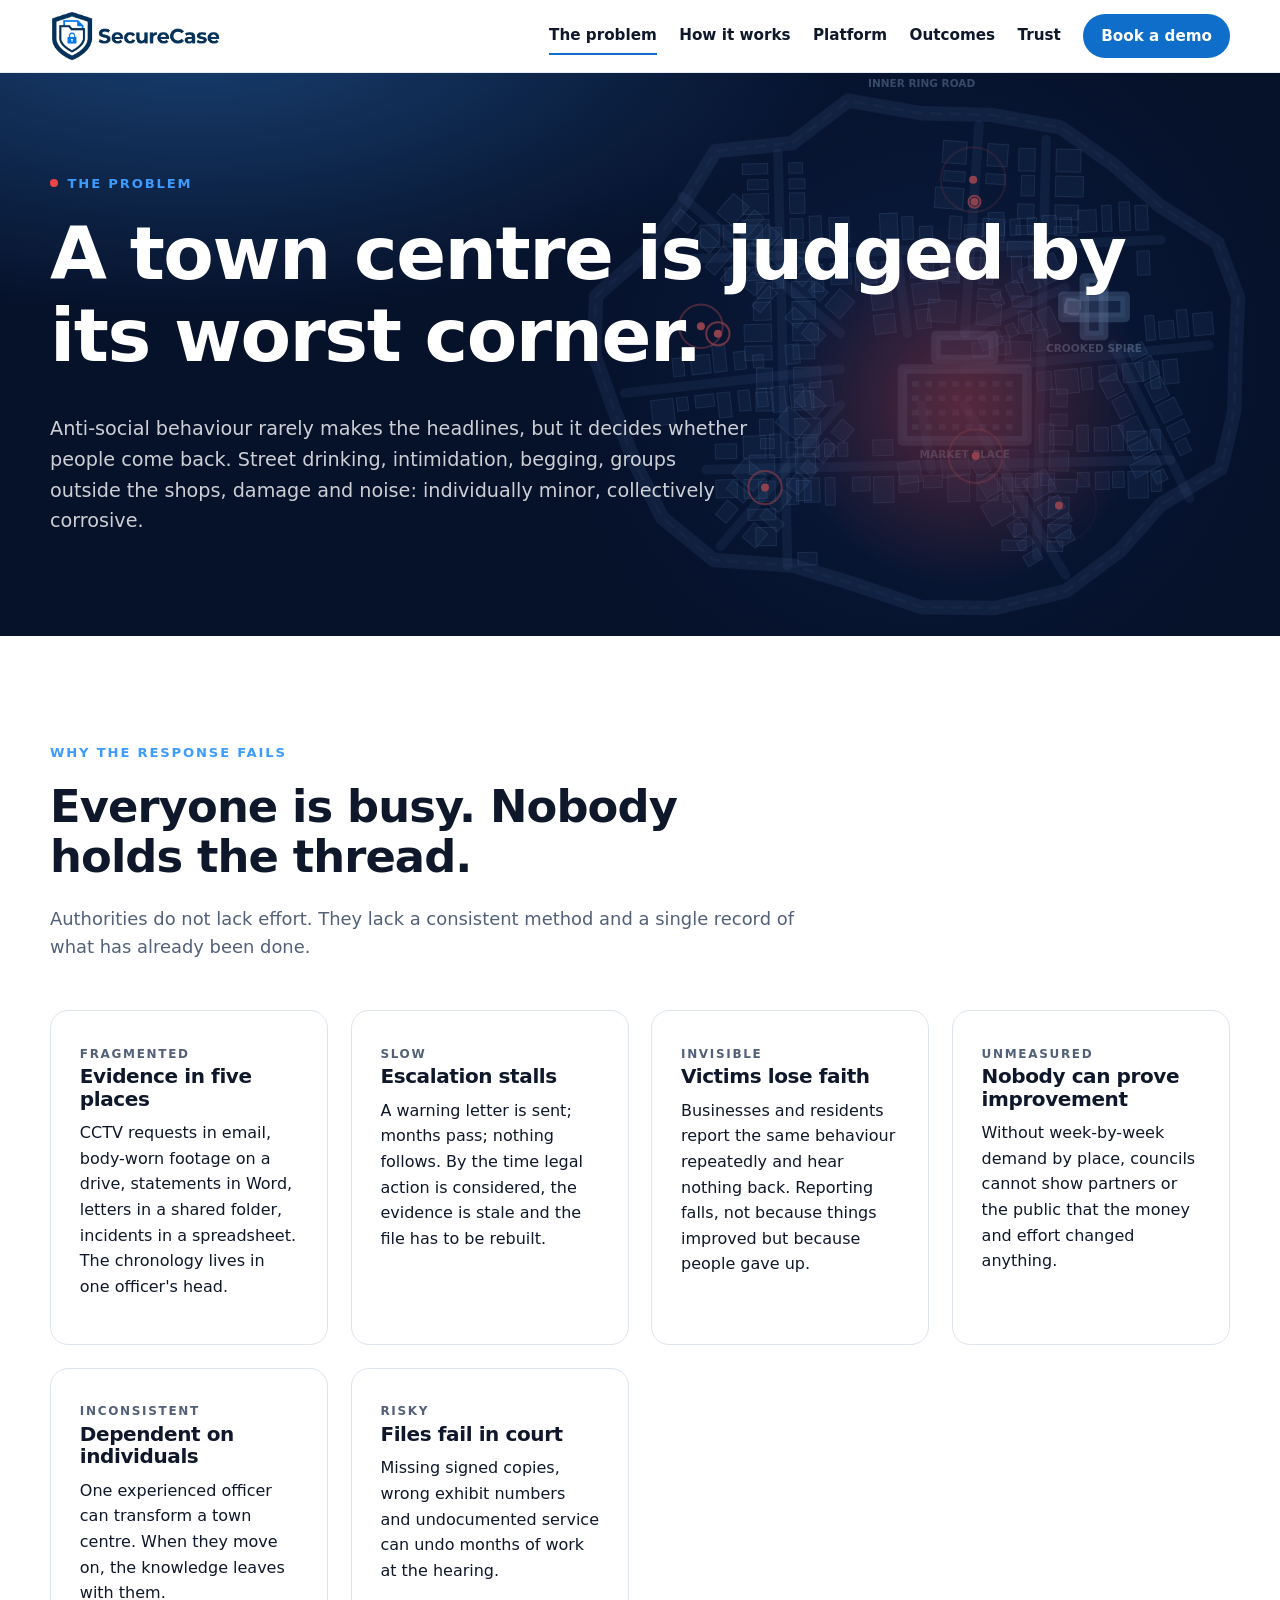
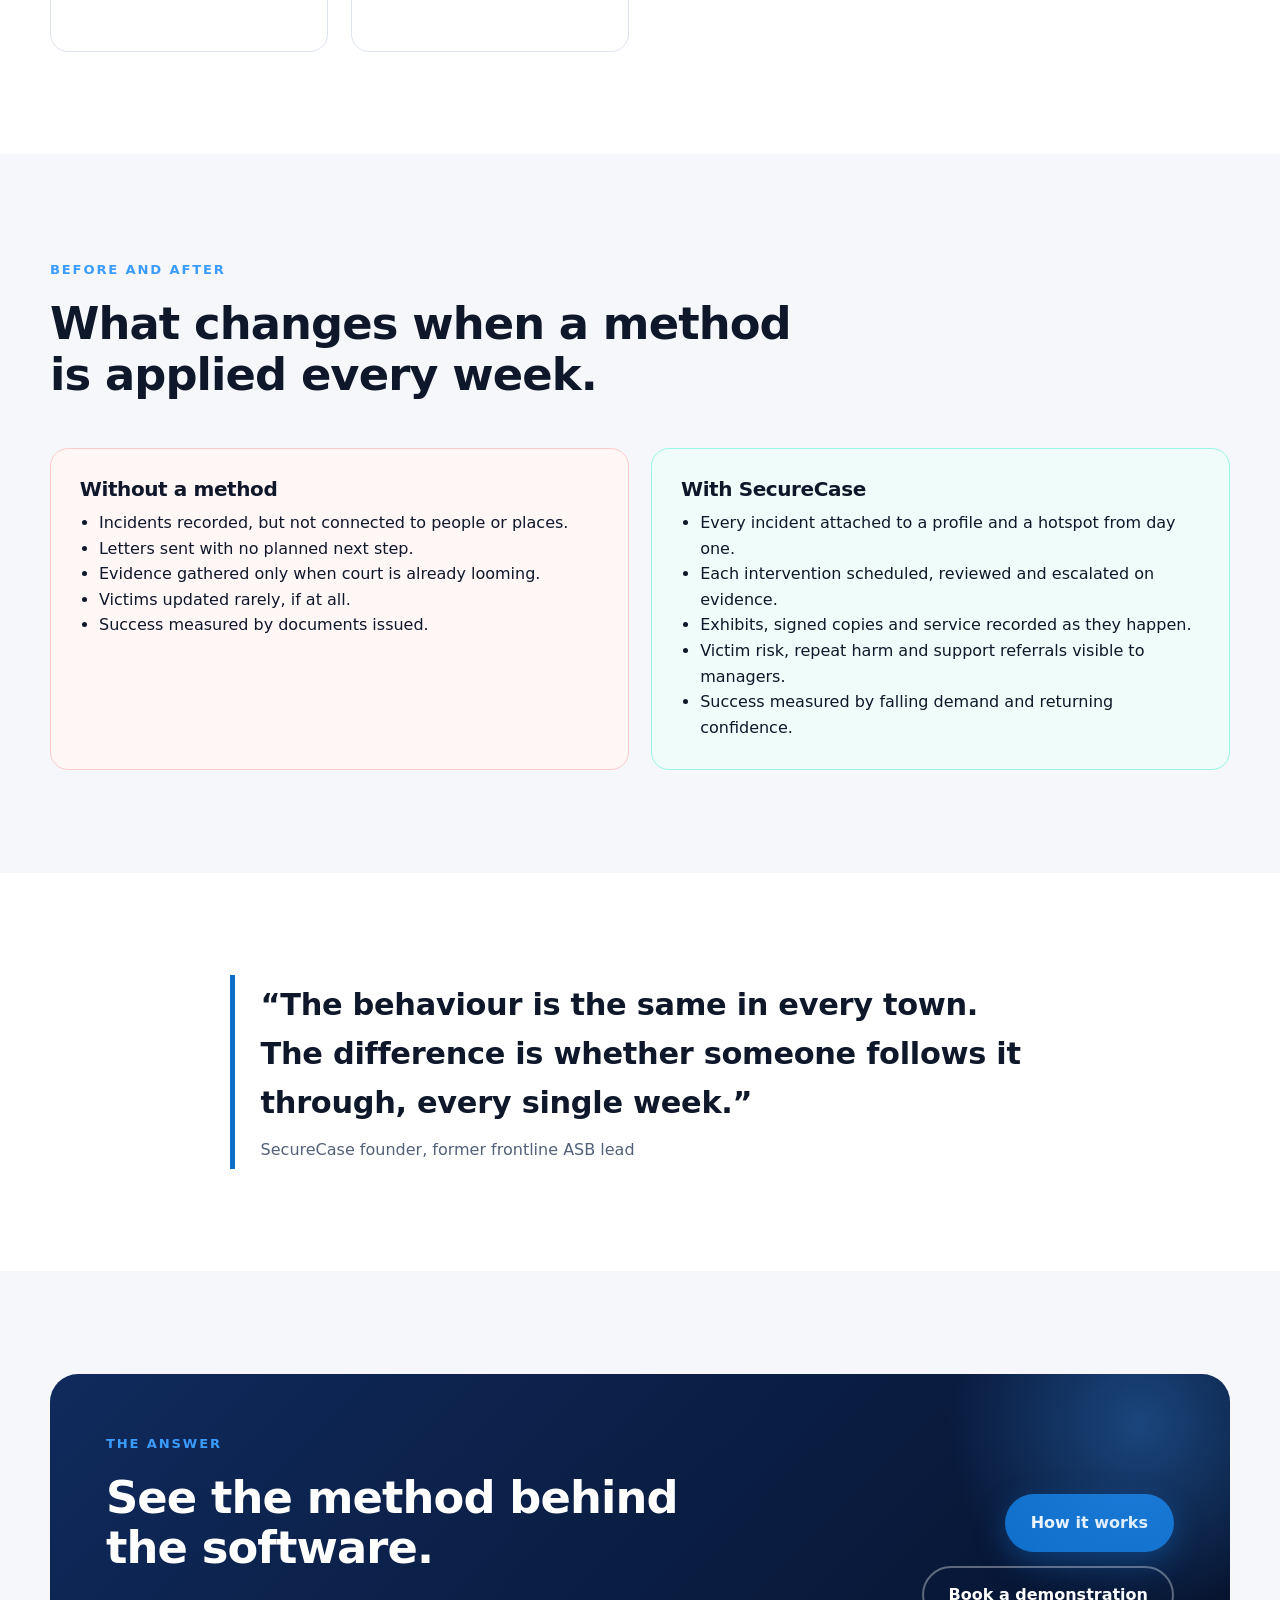
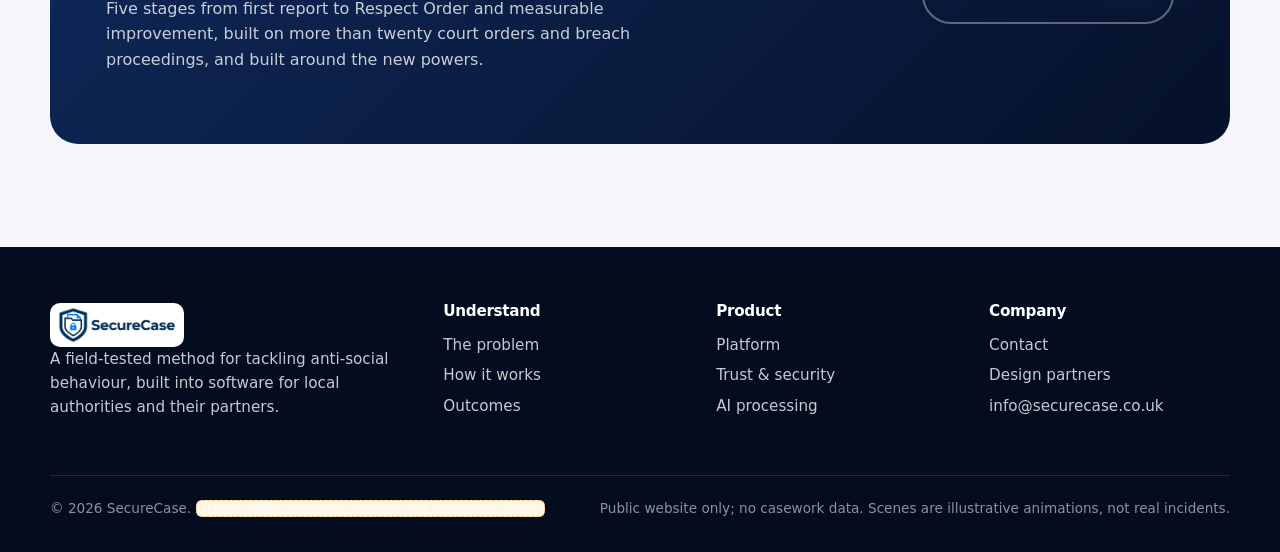
<file: problem.html>
<!DOCTYPE html>
<html lang="en-GB">
<head>
  <meta charset="utf-8">
  <meta name="viewport" content="width=device-width, initial-scale=1">
  <title>The problem | SecureCase</title>
  <meta name="description" content="Anti-social behaviour shapes how a town centre is perceived. Why conventional responses lose the thread, and what a consistent method changes.">
  <link rel="stylesheet" href="css/site.css">
  <link rel="icon" href="assets/securecase-logo.png" type="image/png">
</head>
<body>
  <a class="skip-link" href="#main">Skip to content</a>

  <header class="site-header">
    <div class="container header-inner">
      <a class="brand" href="index.html" aria-label="SecureCase home"><img src="assets/securecase-logo.png" alt="SecureCase"></a>
      <button class="nav-toggle" type="button" aria-expanded="false" aria-controls="primary-nav" aria-label="Toggle navigation">
        <svg viewBox="0 0 24 24" fill="none" stroke="currentColor" stroke-width="2" stroke-linecap="round"><path d="M4 6h16M4 12h16M4 18h16"/></svg>
      </button>
      <nav class="site-nav" id="primary-nav" aria-label="Primary navigation">
        <a href="problem.html" aria-current="page">The problem</a>
        <a href="method.html">How it works</a>
        <a href="platform.html">Platform</a>
        <a href="outcomes.html">Outcomes</a>
        <a href="trust.html">Trust</a>
        <a class="nav-cta" href="contact.html">Book a demo</a>
      </nav>
    </div>
  </header>

  <main id="main">

    <section class="page-hero">
      <canvas data-scene="town" data-mode="problem" aria-hidden="true"></canvas>
      <div class="container">
        <span class="eyebrow"><span class="dot"></span>The problem</span>
        <h1>A town centre is judged by its worst corner.</h1>
        <p class="lead">Anti-social behaviour rarely makes the headlines, but it decides whether people come back. Street drinking, intimidation, begging, groups outside the shops, damage and noise: individually minor, collectively corrosive.</p>
      </div>
    </section>

    <section class="section">
      <div class="container">
        <div class="section-head reveal">
          <span class="eyebrow">Why the response fails</span>
          <h2>Everyone is busy. Nobody holds the thread.</h2>
          <p>Authorities do not lack effort. They lack a consistent method and a single record of what has already been done.</p>
        </div>
        <div class="card-grid">
          <article class="card reveal"><span class="card-tag">Fragmented</span><h3>Evidence in five places</h3><p>CCTV requests in email, body-worn footage on a drive, statements in Word, letters in a shared folder, incidents in a spreadsheet. The chronology lives in one officer's head.</p></article>
          <article class="card reveal" data-delay="1"><span class="card-tag">Slow</span><h3>Escalation stalls</h3><p>A warning letter is sent; months pass; nothing follows. By the time legal action is considered, the evidence is stale and the file has to be rebuilt.</p></article>
          <article class="card reveal" data-delay="2"><span class="card-tag">Invisible</span><h3>Victims lose faith</h3><p>Businesses and residents report the same behaviour repeatedly and hear nothing back. Reporting falls, not because things improved but because people gave up.</p></article>
          <article class="card reveal"><span class="card-tag">Unmeasured</span><h3>Nobody can prove improvement</h3><p>Without week-by-week demand by place, councils cannot show partners or the public that the money and effort changed anything.</p></article>
          <article class="card reveal" data-delay="1"><span class="card-tag">Inconsistent</span><h3>Dependent on individuals</h3><p>One experienced officer can transform a town centre. When they move on, the knowledge leaves with them.</p></article>
          <article class="card reveal" data-delay="2"><span class="card-tag">Risky</span><h3>Files fail in court</h3><p>Missing signed copies, wrong exhibit numbers and undocumented service can undo months of work at the hearing.</p></article>
        </div>
      </div>
    </section>

    <section class="section soft">
      <div class="container">
        <div class="section-head reveal">
          <span class="eyebrow">Before and after</span>
          <h2>What changes when a method is applied every week.</h2>
        </div>
        <div class="compare">
          <div class="before reveal">
            <h3>Without a method</h3>
            <ul>
              <li>Incidents recorded, but not connected to people or places.</li>
              <li>Letters sent with no planned next step.</li>
              <li>Evidence gathered only when court is already looming.</li>
              <li>Victims updated rarely, if at all.</li>
              <li>Success measured by documents issued.</li>
            </ul>
          </div>
          <div class="after reveal" data-delay="1">
            <h3>With SecureCase</h3>
            <ul>
              <li>Every incident attached to a profile and a hotspot from day one.</li>
              <li>Each intervention scheduled, reviewed and escalated on evidence.</li>
              <li>Exhibits, signed copies and service recorded as they happen.</li>
              <li>Victim risk, repeat harm and support referrals visible to managers.</li>
              <li>Success measured by falling demand and returning confidence.</li>
            </ul>
          </div>
        </div>
      </div>
    </section>

    <section class="section">
      <div class="container narrow">
        <div class="pullout reveal">
          <blockquote>“The behaviour is the same in every town. The difference is whether someone follows it through, every single week.”</blockquote>
          <cite>SecureCase founder, former frontline ASB lead</cite>
        </div>
      </div>
    </section>

    <section class="section soft">
      <div class="container">
        <div class="cta-banner reveal">
          <div>
            <span class="eyebrow">The answer</span>
            <h2>See the method behind the software.</h2>
            <p>Five stages from first report to Respect Order and measurable improvement, built on more than twenty court orders and breach proceedings, and built around the new powers.</p>
          </div>
          <div class="button-row">
            <a class="btn btn-primary" href="method.html">How it works</a>
            <a class="btn btn-ghost" href="contact.html">Book a demonstration</a>
          </div>
        </div>
      </div>
    </section>

  </main>

  <footer class="site-footer">
    <div class="container">
      <div class="footer-grid">
        <div>
          <a class="brand" href="index.html" aria-label="SecureCase home"><img src="assets/securecase-logo.png" alt="SecureCase"></a>
          <p>A field-tested method for tackling anti-social behaviour, built into software for local authorities and their partners.</p>
        </div>
        <div><h4>Understand</h4><ul><li><a href="problem.html">The problem</a></li><li><a href="method.html">How it works</a></li><li><a href="outcomes.html">Outcomes</a></li></ul></div>
        <div><h4>Product</h4><ul><li><a href="platform.html">Platform</a></li><li><a href="trust.html">Trust &amp; security</a></li><li><a href="trust.html#ai">AI processing</a></li></ul></div>
        <div><h4>Company</h4><ul><li><a href="contact.html">Contact</a></li><li><a href="contact.html#partners">Design partners</a></li><li><a href="mailto:info@securecase.co.uk">info@securecase.co.uk</a></li></ul></div>
      </div>
      <div class="footer-meta">
        <div>&copy; <span id="year">2026</span> SecureCase. <span class="placeholder">[Legal entity, company number and registered office]</span></div>
        <div>Public website only; no casework data. Scenes are illustrative animations, not real incidents.</div>
      </div>
    </div>
  </footer>

  <script src="js/site.js"></script>
</body>
</html>
</file>
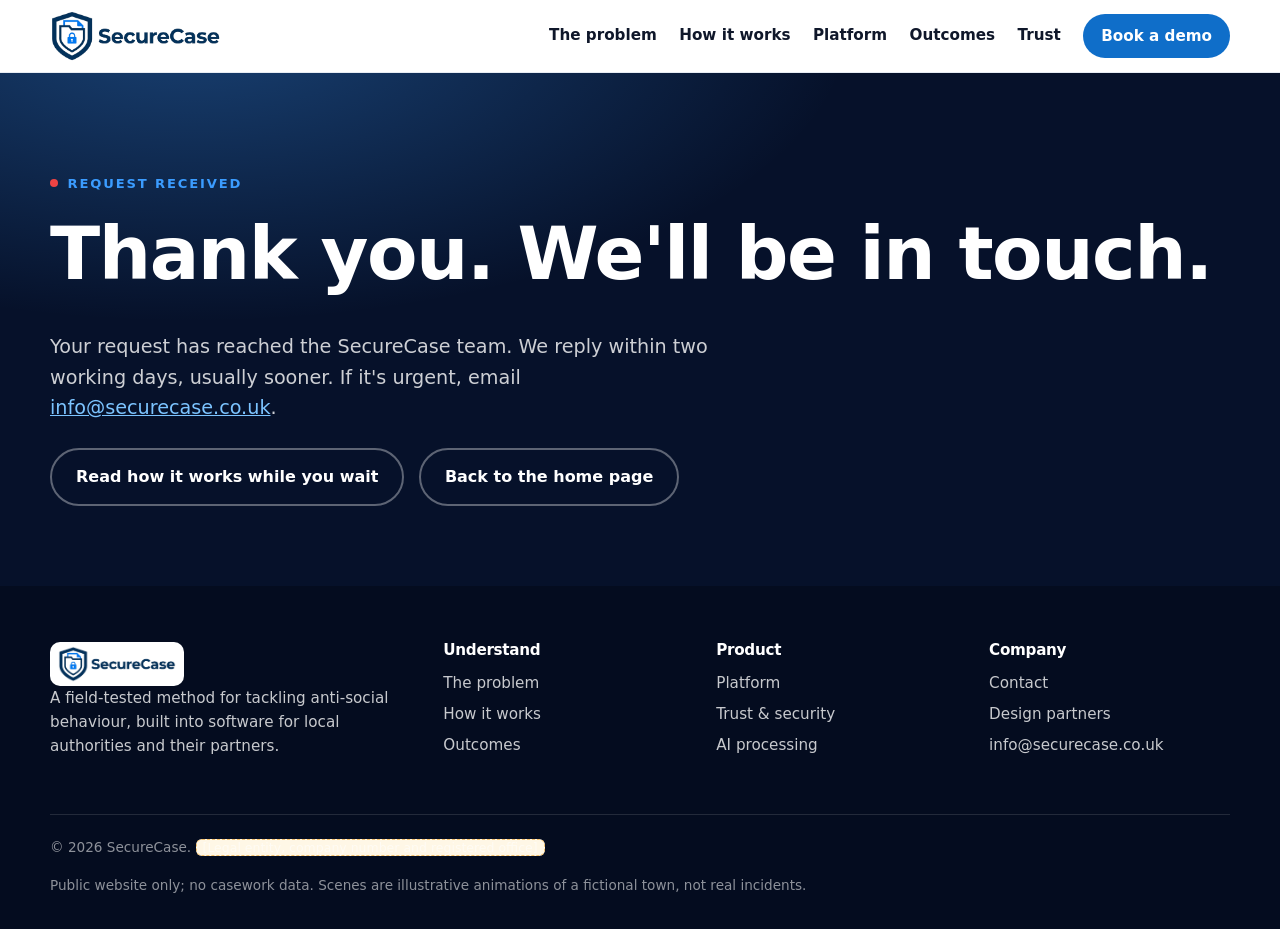
<file: thanks.html>
<!DOCTYPE html>
<html lang="en-GB">
<head>
  <meta charset="utf-8">
  <meta name="viewport" content="width=device-width, initial-scale=1">
  <title>Thank you | SecureCase</title>
  <meta name="robots" content="noindex">
  <link rel="stylesheet" href="css/site.css">
  <link rel="icon" href="assets/securecase-logo.png" type="image/png">
</head>
<body>
  <a class="skip-link" href="#main">Skip to content</a>

  <header class="site-header">
    <div class="container header-inner">
      <a class="brand" href="index.html" aria-label="SecureCase home"><img src="assets/securecase-logo.png" alt="SecureCase"></a>
      <button class="nav-toggle" type="button" aria-expanded="false" aria-controls="primary-nav" aria-label="Toggle navigation">
        <svg viewBox="0 0 24 24" fill="none" stroke="currentColor" stroke-width="2" stroke-linecap="round"><path d="M4 6h16M4 12h16M4 18h16"/></svg>
      </button>
      <nav class="site-nav" id="primary-nav" aria-label="Primary navigation">
        <a href="problem.html">The problem</a>
        <a href="method.html">How it works</a>
        <a href="platform.html">Platform</a>
        <a href="outcomes.html">Outcomes</a>
        <a href="trust.html">Trust</a>
        <a class="nav-cta" href="contact.html" aria-current="page">Book a demo</a>
      </nav>
    </div>
  </header>

  <main id="main">
    <section class="page-hero">
      <div class="container">
        <span class="eyebrow"><span class="dot"></span>Request received</span>
        <h1>Thank you. We'll be in touch.</h1>
        <p class="lead">Your request has reached the SecureCase team. We reply within two working days, usually sooner. If it's urgent, email <a href="mailto:info@securecase.co.uk" style="color:#7cc4ff">info@securecase.co.uk</a>.</p>
        <div class="button-row" style="margin-top:1.5rem">
          <a class="btn btn-ghost" href="method.html">Read how it works while you wait</a>
          <a class="btn btn-ghost" href="index.html">Back to the home page</a>
        </div>
      </div>
    </section>
  </main>

  <footer class="site-footer">
    <div class="container">
      <div class="footer-grid">
        <div>
          <a class="brand" href="index.html" aria-label="SecureCase home"><img src="assets/securecase-logo.png" alt="SecureCase"></a>
          <p>A field-tested method for tackling anti-social behaviour, built into software for local authorities and their partners.</p>
        </div>
        <div><h4>Understand</h4><ul><li><a href="problem.html">The problem</a></li><li><a href="method.html">How it works</a></li><li><a href="outcomes.html">Outcomes</a></li></ul></div>
        <div><h4>Product</h4><ul><li><a href="platform.html">Platform</a></li><li><a href="trust.html">Trust &amp; security</a></li><li><a href="trust.html#ai">AI processing</a></li></ul></div>
        <div><h4>Company</h4><ul><li><a href="contact.html">Contact</a></li><li><a href="contact.html#partners">Design partners</a></li><li><a href="mailto:info@securecase.co.uk">info@securecase.co.uk</a></li></ul></div>
      </div>
      <div class="footer-meta">
        <div>&copy; <span id="year">2026</span> SecureCase. <span class="placeholder">[Legal entity, company number and registered office]</span></div>
        <div>Public website only; no casework data. Scenes are illustrative animations of a fictional town, not real incidents.</div>
      </div>
    </div>
  </footer>

  <script src="js/site.js"></script>
</body>
</html>
</file>
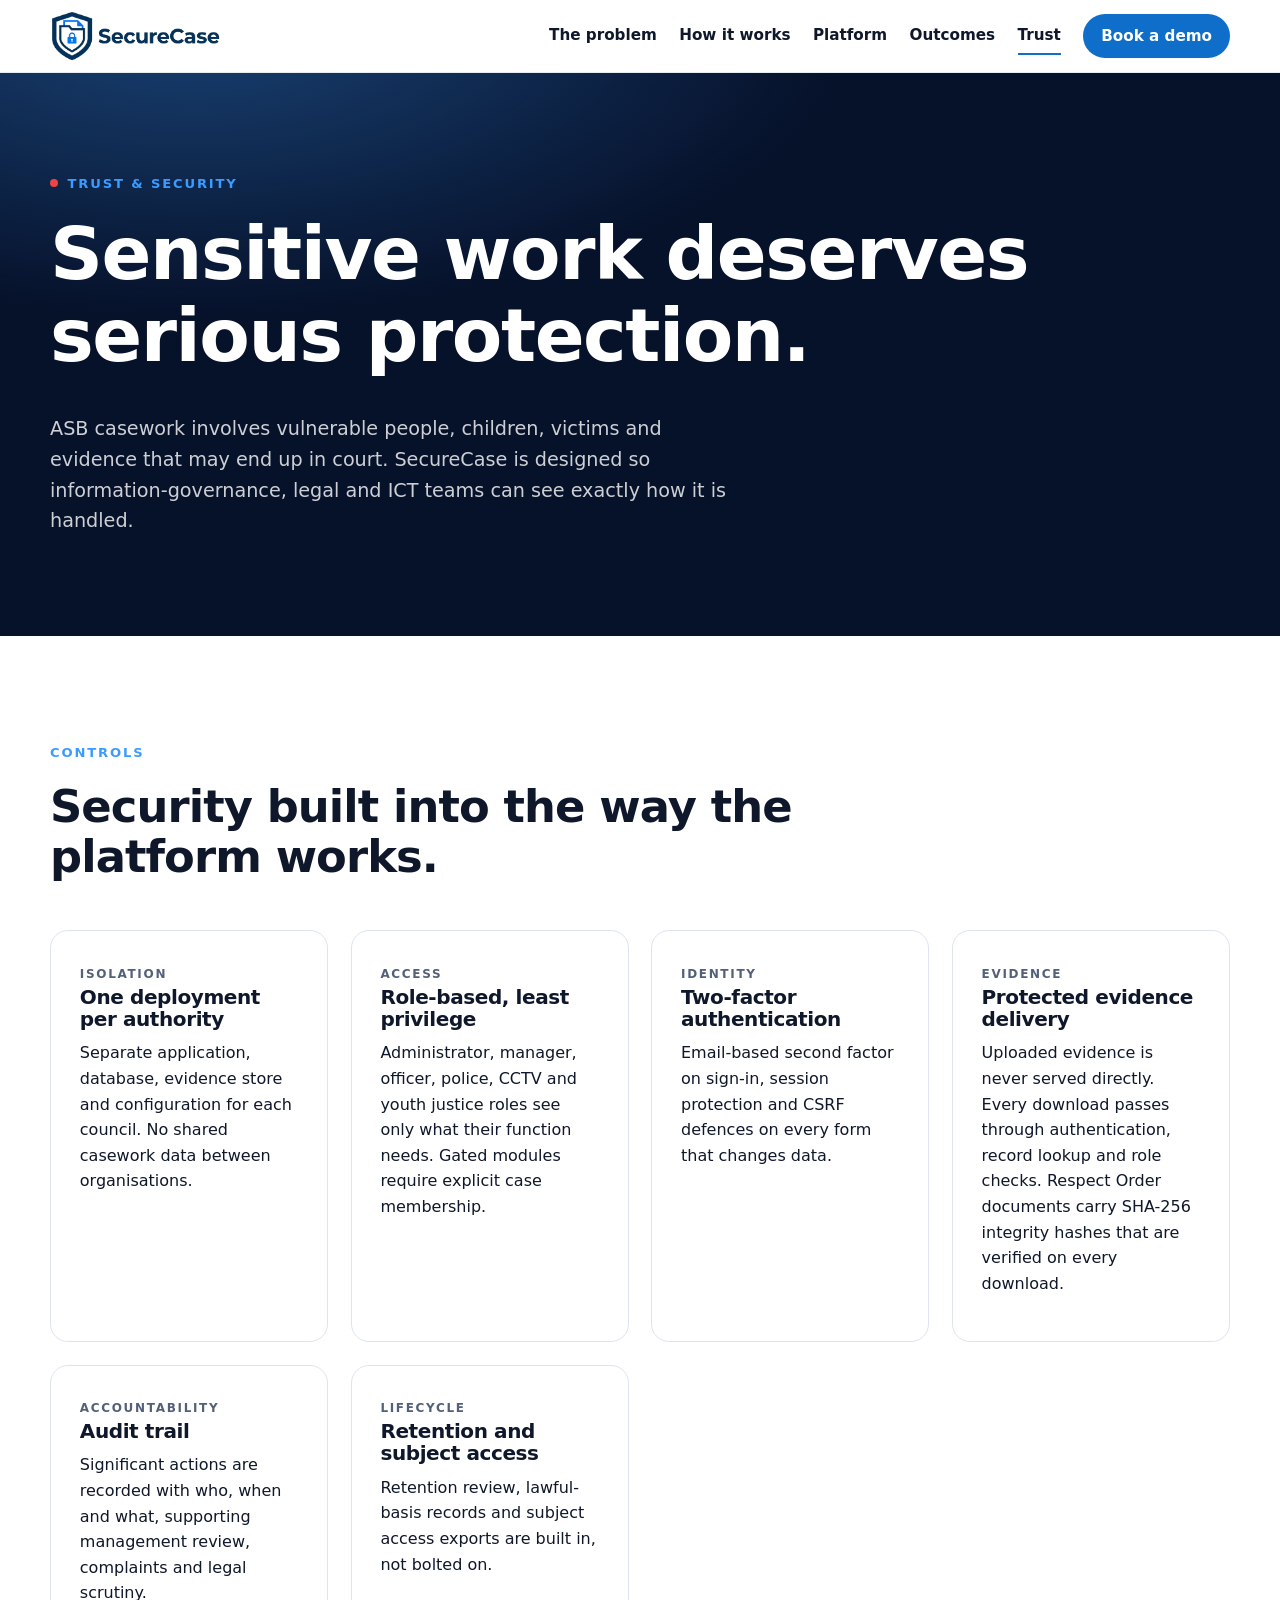
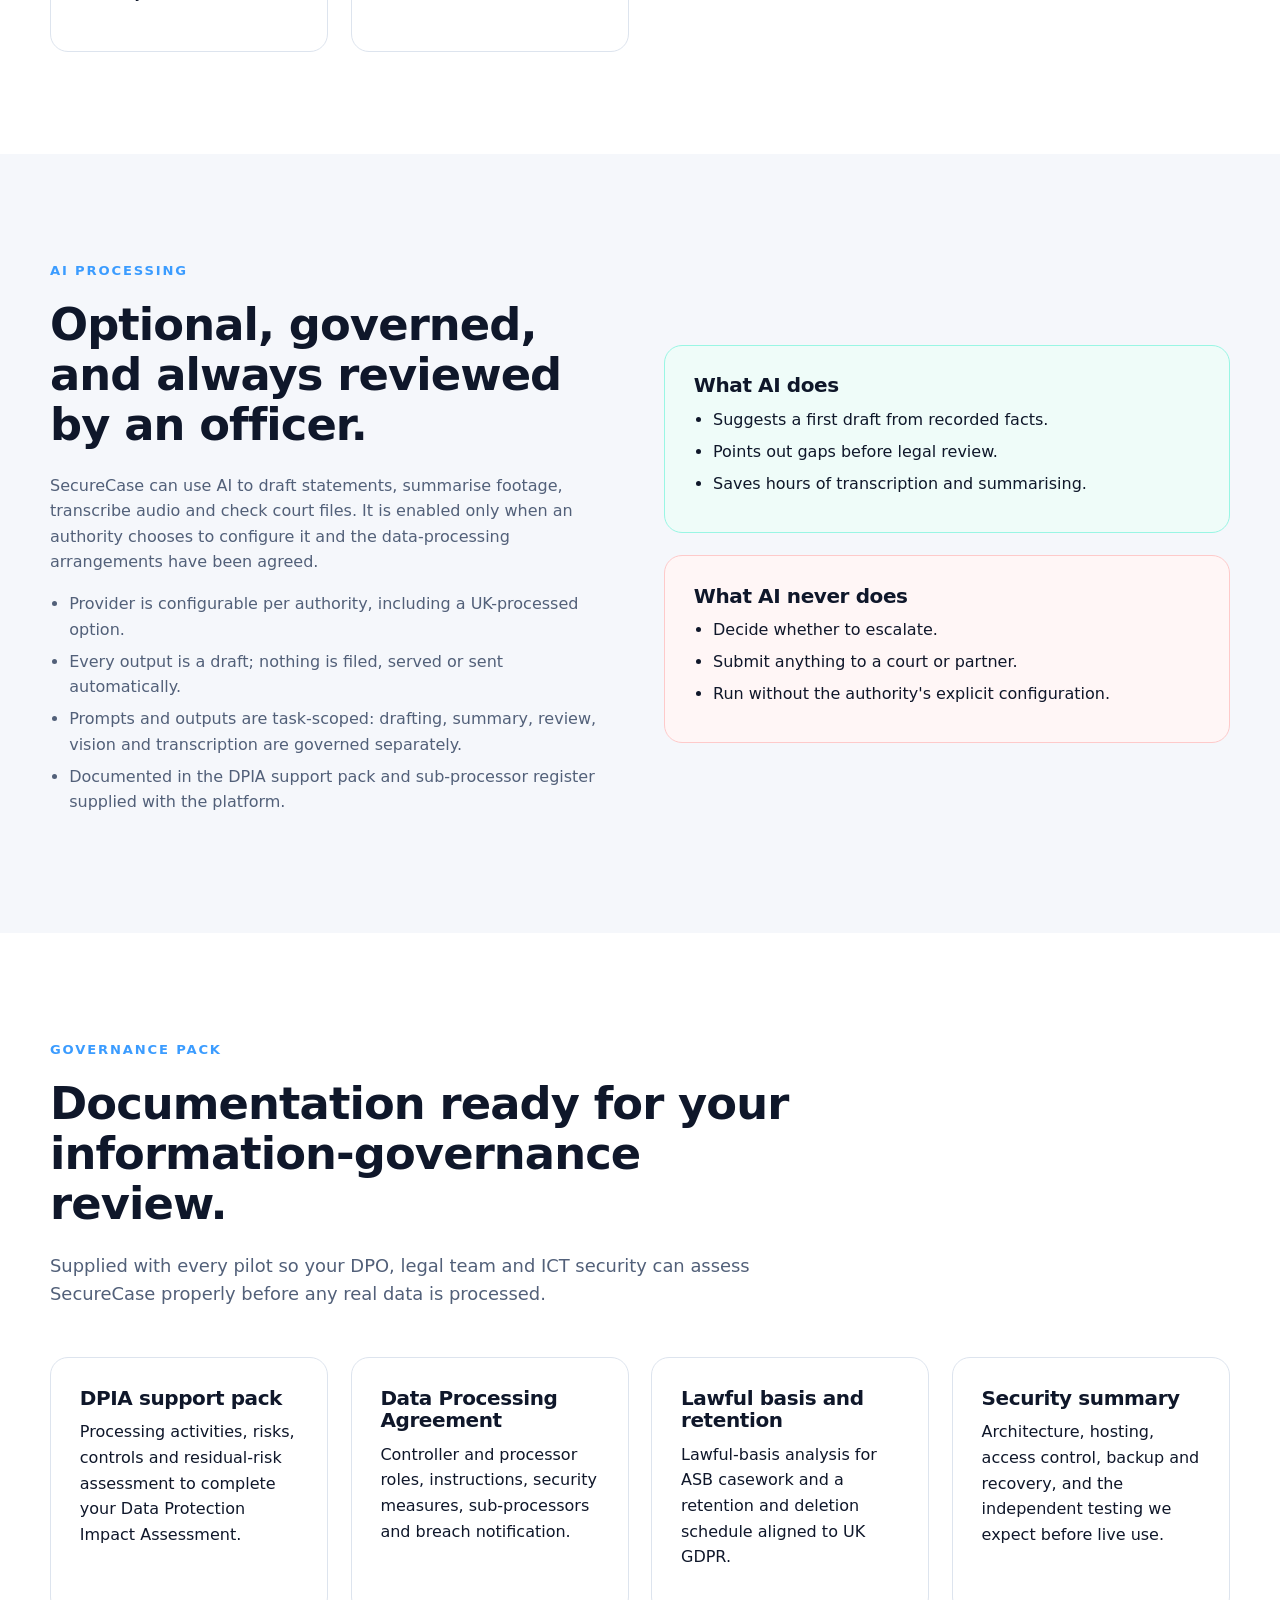
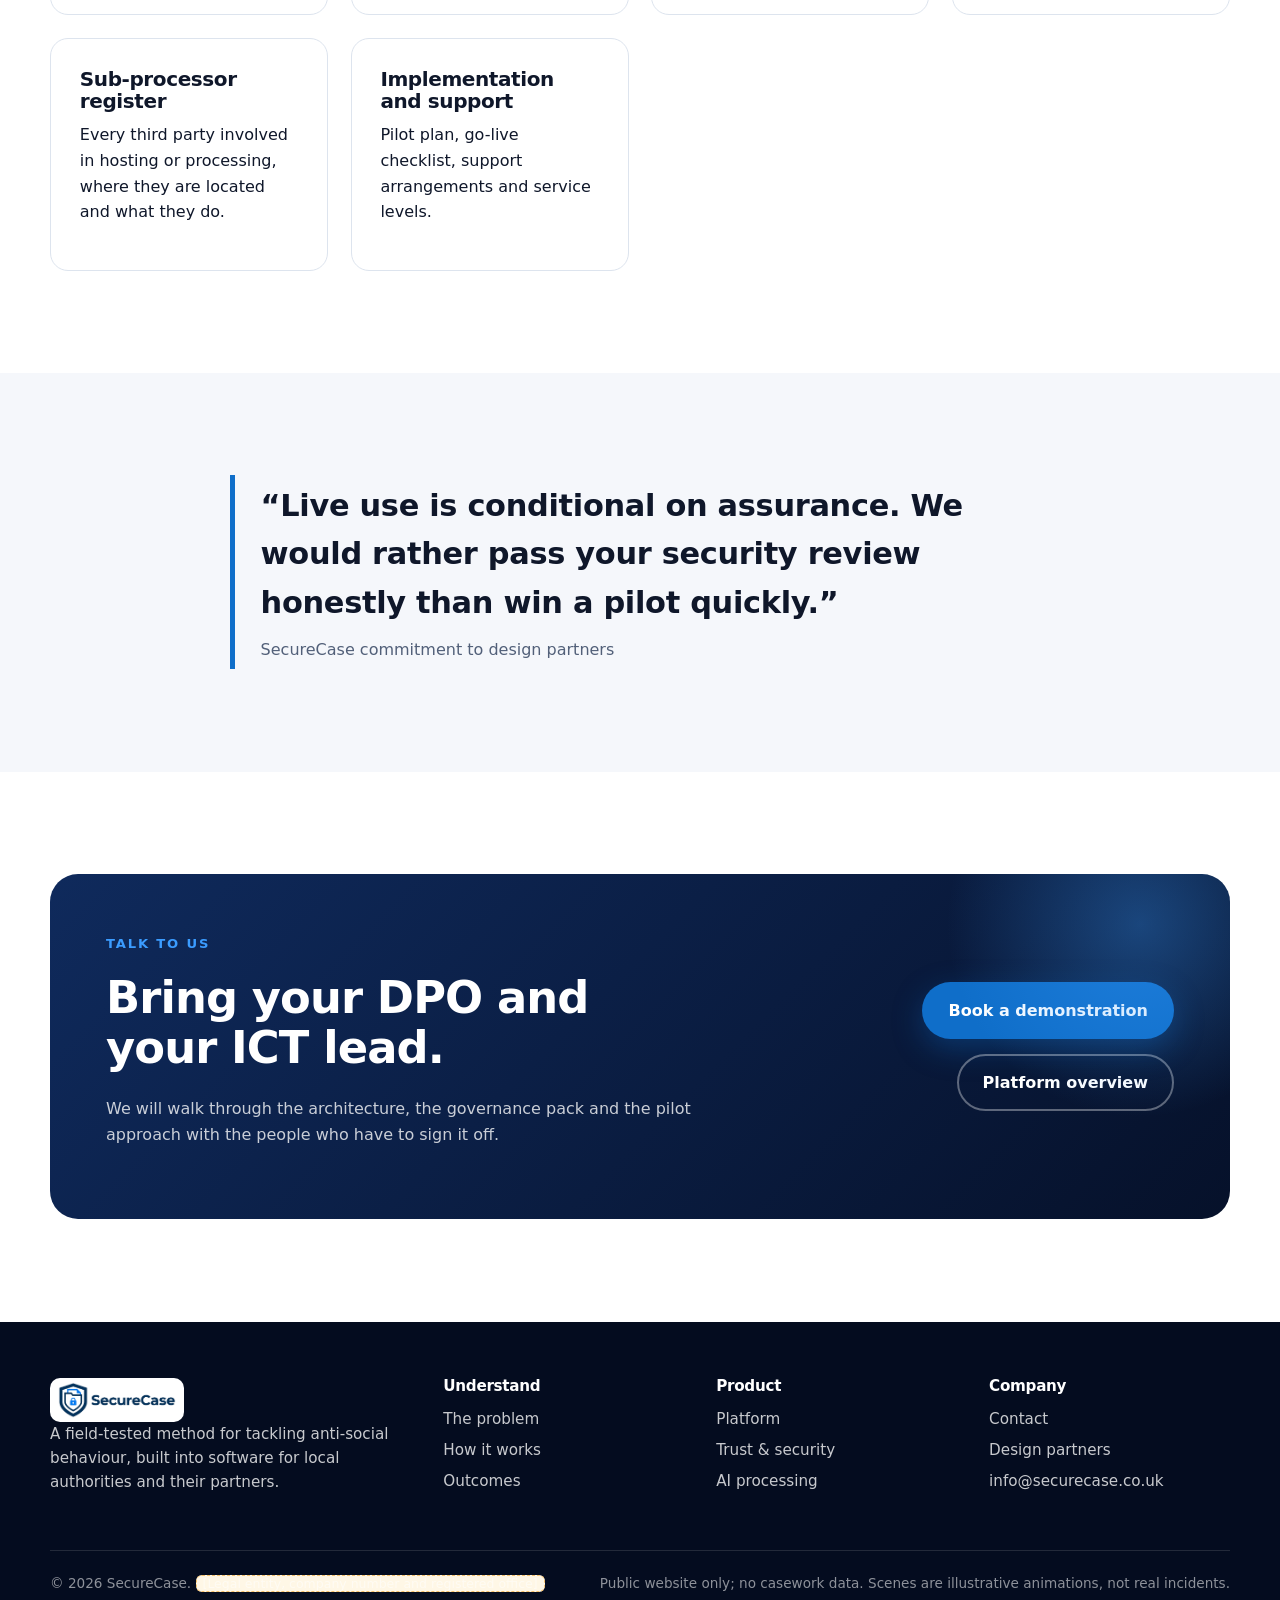
<file: trust.html>
<!DOCTYPE html>
<html lang="en-GB">
<head>
  <meta charset="utf-8">
  <meta name="viewport" content="width=device-width, initial-scale=1">
  <title>Trust &amp; security | SecureCase</title>
  <meta name="description" content="How SecureCase protects sensitive casework: isolated UK deployments, role-based access, two-factor authentication, audit trails, retention, lawful basis, subject access and governed AI processing.">
  <link rel="stylesheet" href="css/site.css">
  <link rel="icon" href="assets/securecase-logo.png" type="image/png">
</head>
<body>
  <a class="skip-link" href="#main">Skip to content</a>

  <header class="site-header">
    <div class="container header-inner">
      <a class="brand" href="index.html" aria-label="SecureCase home"><img src="assets/securecase-logo.png" alt="SecureCase"></a>
      <button class="nav-toggle" type="button" aria-expanded="false" aria-controls="primary-nav" aria-label="Toggle navigation">
        <svg viewBox="0 0 24 24" fill="none" stroke="currentColor" stroke-width="2" stroke-linecap="round"><path d="M4 6h16M4 12h16M4 18h16"/></svg>
      </button>
      <nav class="site-nav" id="primary-nav" aria-label="Primary navigation">
        <a href="problem.html">The problem</a>
        <a href="method.html">How it works</a>
        <a href="platform.html">Platform</a>
        <a href="outcomes.html">Outcomes</a>
        <a href="trust.html" aria-current="page">Trust</a>
        <a class="nav-cta" href="contact.html">Book a demo</a>
      </nav>
    </div>
  </header>

  <main id="main">

    <section class="page-hero">
      <div class="container">
        <span class="eyebrow"><span class="dot"></span>Trust &amp; security</span>
        <h1>Sensitive work deserves serious protection.</h1>
        <p class="lead">ASB casework involves vulnerable people, children, victims and evidence that may end up in court. SecureCase is designed so information-governance, legal and ICT teams can see exactly how it is handled.</p>
      </div>
    </section>

    <section class="section">
      <div class="container">
        <div class="section-head reveal">
          <span class="eyebrow">Controls</span>
          <h2>Security built into the way the platform works.</h2>
        </div>
        <div class="card-grid">
          <article class="card reveal"><span class="card-tag">Isolation</span><h3>One deployment per authority</h3><p>Separate application, database, evidence store and configuration for each council. No shared casework data between organisations.</p></article>
          <article class="card reveal" data-delay="1"><span class="card-tag">Access</span><h3>Role-based, least privilege</h3><p>Administrator, manager, officer, police, CCTV and youth justice roles see only what their function needs. Gated modules require explicit case membership.</p></article>
          <article class="card reveal" data-delay="2"><span class="card-tag">Identity</span><h3>Two-factor authentication</h3><p>Email-based second factor on sign-in, session protection and CSRF defences on every form that changes data.</p></article>
          <article class="card reveal"><span class="card-tag">Evidence</span><h3>Protected evidence delivery</h3><p>Uploaded evidence is never served directly. Every download passes through authentication, record lookup and role checks. Respect Order documents carry SHA-256 integrity hashes that are verified on every download.</p></article>
          <article class="card reveal" data-delay="1"><span class="card-tag">Accountability</span><h3>Audit trail</h3><p>Significant actions are recorded with who, when and what, supporting management review, complaints and legal scrutiny.</p></article>
          <article class="card reveal" data-delay="2"><span class="card-tag">Lifecycle</span><h3>Retention and subject access</h3><p>Retention review, lawful-basis records and subject access exports are built in, not bolted on.</p></article>
        </div>
      </div>
    </section>

    <section class="section soft" id="ai">
      <div class="container">
        <div class="split">
          <div class="reveal">
            <span class="eyebrow">AI processing</span>
            <h2>Optional, governed, and always reviewed by an officer.</h2>
            <p class="muted">SecureCase can use AI to draft statements, summarise footage, transcribe audio and check court files. It is enabled only when an authority chooses to configure it and the data-processing arrangements have been agreed.</p>
            <ul class="muted">
              <li>Provider is configurable per authority, including a UK-processed option.</li>
              <li>Every output is a draft; nothing is filed, served or sent automatically.</li>
              <li>Prompts and outputs are task-scoped: drafting, summary, review, vision and transcription are governed separately.</li>
              <li>Documented in the DPIA support pack and sub-processor register supplied with the platform.</li>
            </ul>
          </div>
          <div class="compare reveal" data-delay="1" style="grid-template-columns:1fr">
            <div class="after"><h3>What AI does</h3><ul><li>Suggests a first draft from recorded facts.</li><li>Points out gaps before legal review.</li><li>Saves hours of transcription and summarising.</li></ul></div>
            <div class="before"><h3>What AI never does</h3><ul><li>Decide whether to escalate.</li><li>Submit anything to a court or partner.</li><li>Run without the authority's explicit configuration.</li></ul></div>
          </div>
        </div>
      </div>
    </section>

    <section class="section" id="pack">
      <div class="container">
        <div class="section-head reveal">
          <span class="eyebrow">Governance pack</span>
          <h2>Documentation ready for your information-governance review.</h2>
          <p>Supplied with every pilot so your DPO, legal team and ICT security can assess SecureCase properly before any real data is processed.</p>
        </div>
        <div class="card-grid">
          <article class="card reveal"><h3>DPIA support pack</h3><p>Processing activities, risks, controls and residual-risk assessment to complete your Data Protection Impact Assessment.</p></article>
          <article class="card reveal" data-delay="1"><h3>Data Processing Agreement</h3><p>Controller and processor roles, instructions, security measures, sub-processors and breach notification.</p></article>
          <article class="card reveal" data-delay="2"><h3>Lawful basis and retention</h3><p>Lawful-basis analysis for ASB casework and a retention and deletion schedule aligned to UK GDPR.</p></article>
          <article class="card reveal"><h3>Security summary</h3><p>Architecture, hosting, access control, backup and recovery, and the independent testing we expect before live use.</p></article>
          <article class="card reveal" data-delay="1"><h3>Sub-processor register</h3><p>Every third party involved in hosting or processing, where they are located and what they do.</p></article>
          <article class="card reveal" data-delay="2"><h3>Implementation and support</h3><p>Pilot plan, go-live checklist, support arrangements and service levels.</p></article>
        </div>
      </div>
    </section>

    <section class="section soft">
      <div class="container narrow">
        <div class="pullout reveal">
          <blockquote>“Live use is conditional on assurance. We would rather pass your security review honestly than win a pilot quickly.”</blockquote>
          <cite>SecureCase commitment to design partners</cite>
        </div>
      </div>
    </section>

    <section class="section">
      <div class="container">
        <div class="cta-banner reveal">
          <div>
            <span class="eyebrow">Talk to us</span>
            <h2>Bring your DPO and your ICT lead.</h2>
            <p>We will walk through the architecture, the governance pack and the pilot approach with the people who have to sign it off.</p>
          </div>
          <div class="button-row">
            <a class="btn btn-primary" href="contact.html">Book a demonstration</a>
            <a class="btn btn-ghost" href="platform.html">Platform overview</a>
          </div>
        </div>
      </div>
    </section>

  </main>

  <footer class="site-footer">
    <div class="container">
      <div class="footer-grid">
        <div>
          <a class="brand" href="index.html" aria-label="SecureCase home"><img src="assets/securecase-logo.png" alt="SecureCase"></a>
          <p>A field-tested method for tackling anti-social behaviour, built into software for local authorities and their partners.</p>
        </div>
        <div><h4>Understand</h4><ul><li><a href="problem.html">The problem</a></li><li><a href="method.html">How it works</a></li><li><a href="outcomes.html">Outcomes</a></li></ul></div>
        <div><h4>Product</h4><ul><li><a href="platform.html">Platform</a></li><li><a href="trust.html">Trust &amp; security</a></li><li><a href="trust.html#ai">AI processing</a></li></ul></div>
        <div><h4>Company</h4><ul><li><a href="contact.html">Contact</a></li><li><a href="contact.html#partners">Design partners</a></li><li><a href="mailto:info@securecase.co.uk">info@securecase.co.uk</a></li></ul></div>
      </div>
      <div class="footer-meta">
        <div>&copy; <span id="year">2026</span> SecureCase. <span class="placeholder">[Legal entity, company number and registered office]</span></div>
        <div>Public website only; no casework data. Scenes are illustrative animations, not real incidents.</div>
      </div>
    </div>
  </footer>

  <script src="js/site.js"></script>
</body>
</html>
</file>
<file: css/site.css>
/* SecureCase public website — standalone from the officer application. */
:root {
    --navy: #06112a;
    --navy-2: #0b1f45;
    --navy-3: #0f2a5c;
    --ink: #0f172a;
    --muted: #526079;
    --line: #dde4ee;
    --paper: #f5f7fb;
    --white: #ffffff;
    --blue: #0f6ec9;
    --blue-bright: #3b9cff;
    --teal: #14b8a6;
    --amber: #f59e0b;
    --red: #ef4444;
    --max: 1180px;
    --radius: 18px;
    --font: "Segoe UI", system-ui, -apple-system, Roboto, "Helvetica Neue", Arial, sans-serif;
    --shadow: 0 18px 50px rgba(6, 17, 42, 0.14);
    --ease: cubic-bezier(0.22, 1, 0.36, 1);
}

*, *::before, *::after { box-sizing: border-box; }
html { scroll-behavior: smooth; -webkit-text-size-adjust: 100%; }
body { margin: 0; font-family: var(--font); color: var(--ink); background: var(--white); line-height: 1.6; overflow-x: hidden; }
img, svg, canvas, video { max-width: 100%; display: block; }
a { color: var(--blue); }
h1, h2, h3, h4 { line-height: 1.12; letter-spacing: -0.02em; margin: 0 0 0.5em; }
h1 { font-size: clamp(2.4rem, 6vw, 4.6rem); font-weight: 800; }
h2 { font-size: clamp(1.8rem, 3.6vw, 2.8rem); font-weight: 760; }
h3 { font-size: 1.25rem; font-weight: 700; }
p { margin: 0 0 1em; }
.container { width: min(100% - 2.5rem, var(--max)); margin-inline: auto; }
.narrow { width: min(100% - 2.5rem, 820px); }
.skip-link { position: absolute; left: -999px; top: 8px; background: var(--ink); color: #fff; padding: 8px 14px; border-radius: 8px; z-index: 100; }
.skip-link:focus { left: 8px; }

/* Header */
.site-header { position: sticky; top: 0; z-index: 50; background: rgba(255, 255, 255, 0.86); backdrop-filter: blur(14px); border-bottom: 1px solid rgba(221, 228, 238, 0.7); }
.header-inner { display: flex; align-items: center; justify-content: space-between; gap: 1rem; min-height: 72px; }
.brand img { height: 52px; width: auto; }
.site-nav { display: flex; align-items: center; gap: 1.4rem; font-weight: 600; font-size: 0.95rem; }
.site-nav a { color: var(--ink); text-decoration: none; padding: 6px 0; border-bottom: 2px solid transparent; transition: border-color 0.2s; }
.site-nav a:hover, .site-nav a[aria-current="page"] { border-bottom-color: var(--blue); }
.site-nav .nav-cta { background: var(--blue); color: #fff; padding: 10px 18px; border-radius: 999px; border: 0; }
.site-nav .nav-cta:hover { background: #0b58a3; }
.nav-toggle { display: none; background: none; border: 1px solid var(--line); border-radius: 10px; width: 44px; height: 44px; color: var(--ink); align-items: center; justify-content: center; }
.nav-toggle svg { width: 24px; height: 24px; }
@media (max-width: 860px) {
    .nav-toggle { display: inline-flex; }
    .site-nav { display: none; position: absolute; left: 0; right: 0; top: 72px; flex-direction: column; align-items: stretch; background: #fff; padding: 1rem 1.25rem 1.5rem; border-bottom: 1px solid var(--line); box-shadow: var(--shadow); }
    .site-nav.is-open { display: flex; }
}

/* Buttons */
.btn { display: inline-flex; align-items: center; gap: 0.5rem; padding: 14px 24px; border-radius: 999px; font-weight: 700; text-decoration: none; border: 2px solid transparent; transition: transform 0.25s var(--ease), background 0.2s, box-shadow 0.25s; }
.btn:hover { transform: translateY(-2px); }
.btn-primary { background: var(--blue); color: #fff; box-shadow: 0 10px 30px rgba(15, 110, 201, 0.35); }
.btn-primary:hover { background: #0b58a3; }
.btn-ghost { border-color: rgba(255, 255, 255, 0.35); color: #fff; }
.btn-ghost:hover { background: rgba(255, 255, 255, 0.1); }
.btn-outline { border-color: var(--ink); color: var(--ink); }
.btn-outline:hover { background: var(--ink); color: #fff; }
.button-row { display: flex; flex-wrap: wrap; gap: 0.9rem; }

/* Cinematic hero */
.hero { position: relative; background: var(--navy); color: #fff; overflow: hidden; min-height: min(92vh, 860px); display: grid; align-items: center; isolation: isolate; }
.hero-media { position: absolute; inset: 0; z-index: -2; }
.hero-media canvas, .hero-media video { width: 100%; height: 100%; object-fit: cover; }
.hero-media video { position: absolute; inset: 0; opacity: 0; transition: opacity 1.2s; }
.hero-media.has-video video { opacity: 1; }
.hero-media.has-video canvas { opacity: 0.25; }
.hero::after { content: ""; position: absolute; inset: 0; z-index: -1; background: linear-gradient(90deg, rgba(6, 17, 42, 0.92) 0%, rgba(6, 17, 42, 0.72) 48%, rgba(6, 17, 42, 0.25) 100%), linear-gradient(180deg, rgba(6, 17, 42, 0) 70%, var(--navy) 100%); }
.hero-content { padding: clamp(4rem, 9vw, 7rem) 0 clamp(5rem, 10vw, 8rem); max-width: 720px; }
.eyebrow { display: inline-flex; align-items: center; gap: 0.6rem; font-size: 0.82rem; font-weight: 700; letter-spacing: 0.14em; text-transform: uppercase; color: var(--blue-bright); margin-bottom: 1.2rem; }
.eyebrow .dot { width: 8px; height: 8px; border-radius: 50%; background: var(--red); box-shadow: 0 0 0 0 rgba(239, 68, 68, 0.7); animation: pulse 2s infinite; }
.hero .lead { font-size: clamp(1.1rem, 1.6vw, 1.35rem); color: rgba(255, 255, 255, 0.82); max-width: 600px; margin-bottom: 2rem; }
.hero h1 .accent { background: linear-gradient(90deg, #7cc4ff, #2dd4bf); -webkit-background-clip: text; background-clip: text; color: transparent; }
.scene-caption { position: absolute; right: clamp(1rem, 4vw, 3rem); bottom: clamp(1.5rem, 5vw, 3.5rem); background: rgba(6, 17, 42, 0.62); border: 1px solid rgba(255, 255, 255, 0.14); backdrop-filter: blur(10px); border-radius: 14px; padding: 14px 18px; max-width: 320px; font-size: 0.95rem; }
.scene-caption strong { display: block; font-size: 0.75rem; letter-spacing: 0.12em; text-transform: uppercase; color: var(--blue-bright); margin-bottom: 4px; }
.scene-caption span { display: block; min-height: 1.5em; transition: opacity 0.3s; }
.scene-caption.flip span { opacity: 0; }
@media (max-width: 720px) { .scene-caption { position: static; margin: 0 auto 2rem; max-width: none; } .hero { display: block; } }

/* Sections */
.section { padding: clamp(3.5rem, 8vw, 6.5rem) 0; }
.section.soft { background: var(--paper); }
.section.dark { background: var(--navy); color: #fff; }
.section.dark .muted { color: rgba(255, 255, 255, 0.72); }
.section-head { max-width: 760px; margin-bottom: 3rem; }
.section-head p { font-size: 1.12rem; color: var(--muted); }
.section.dark .section-head p { color: rgba(255, 255, 255, 0.75); }
.muted { color: var(--muted); }

/* Stat strip with counters */
.stat-strip { display: grid; grid-template-columns: repeat(auto-fit, minmax(200px, 1fr)); gap: 1.2rem; }
.stat { background: #fff; border: 1px solid var(--line); border-radius: var(--radius); padding: 1.6rem 1.5rem; }
.section.dark .stat { background: rgba(255, 255, 255, 0.06); border-color: rgba(255, 255, 255, 0.14); }
.stat-num { font-size: clamp(2rem, 4vw, 3rem); font-weight: 800; letter-spacing: -0.03em; color: var(--blue); line-height: 1; }
.section.dark .stat-num { color: #7cc4ff; }
.stat-label { color: var(--muted); font-size: 0.95rem; margin-top: 0.5rem; }
.section.dark .stat-label { color: rgba(255, 255, 255, 0.7); }

/* Cards */
.card-grid { display: grid; gap: 1.4rem; grid-template-columns: repeat(auto-fit, minmax(270px, 1fr)); }
.card { background: #fff; border: 1px solid var(--line); border-radius: var(--radius); padding: 1.8rem; transition: transform 0.35s var(--ease), box-shadow 0.35s; position: relative; overflow: hidden; }
.card:hover { transform: translateY(-6px); box-shadow: var(--shadow); }
.card-icon { width: 48px; height: 48px; border-radius: 14px; background: linear-gradient(135deg, #e8f2ff, #d9fbf6); color: var(--blue); display: grid; place-items: center; margin-bottom: 1.2rem; }
.card-icon svg { width: 24px; height: 24px; }
.card-tag { font-size: 0.75rem; letter-spacing: 0.14em; text-transform: uppercase; font-weight: 700; color: var(--muted); }
.section.dark .card { background: rgba(255, 255, 255, 0.05); border-color: rgba(255, 255, 255, 0.12); color: #fff; }
.section.dark .card p, .section.dark .card-tag { color: rgba(255, 255, 255, 0.72); }

/* Split rows */
.split { display: grid; gap: 3rem; grid-template-columns: 1fr 1fr; align-items: center; }
.split.reverse > :first-child { order: 2; }
@media (max-width: 860px) { .split { grid-template-columns: 1fr; } .split.reverse > :first-child { order: 0; } }
.split ul { padding-left: 1.2rem; }
.split li { margin-bottom: 0.4rem; }

/* Panel used for animated illustrations */
.panel { background: linear-gradient(160deg, var(--navy-2), var(--navy)); border-radius: 24px; padding: 1.6rem; color: #fff; box-shadow: var(--shadow); position: relative; overflow: hidden; min-height: 320px; }
.panel canvas { width: 100%; height: 320px; border-radius: 14px; }
.panel-label { position: absolute; top: 14px; left: 18px; font-size: 0.72rem; letter-spacing: 0.14em; text-transform: uppercase; color: rgba(255, 255, 255, 0.7); }

/* Escalation ladder */
.ladder { display: grid; gap: 0.9rem; counter-reset: step; }
.ladder-step { display: grid; grid-template-columns: 56px 1fr; gap: 1rem; align-items: start; background: #fff; border: 1px solid var(--line); border-radius: 16px; padding: 1.1rem 1.2rem; opacity: 0; transform: translateX(-24px); transition: opacity 0.6s var(--ease), transform 0.6s var(--ease); }
.in .ladder-step { opacity: 1; transform: none; }
.in .ladder-step:nth-child(2) { transition-delay: 0.12s; }
.in .ladder-step:nth-child(3) { transition-delay: 0.24s; }
.in .ladder-step:nth-child(4) { transition-delay: 0.36s; }
.in .ladder-step:nth-child(5) { transition-delay: 0.48s; }
.in .ladder-step:nth-child(6) { transition-delay: 0.6s; }
.ladder-step::before { counter-increment: step; content: counter(step, decimal-leading-zero); font-weight: 800; font-size: 1.3rem; color: var(--blue); background: #eaf3ff; border-radius: 12px; width: 56px; height: 56px; display: grid; place-items: center; }
.ladder-step h3 { margin-bottom: 0.2rem; }
.ladder-step p { margin: 0; color: var(--muted); }
.ladder-step.enforce::before { background: #fff1f1; color: var(--red); }
.ladder-step.measure::before { background: #e7fbf7; color: #0f766e; }

/* Weekly trend animation */
.trend { display: flex; align-items: flex-end; gap: 6px; height: 220px; padding: 1rem 0 0; }
.trend span { flex: 1; background: linear-gradient(180deg, #ff7b7b, #ef4444); border-radius: 6px 6px 0 0; transform-origin: bottom; transform: scaleY(0); transition: transform 0.9s var(--ease), background 0.9s; }
.in .trend span { transform: scaleY(1); }
.trend span.calm { background: linear-gradient(180deg, #5eead4, #14b8a6); }
.trend-axis { display: flex; justify-content: space-between; font-size: 0.75rem; color: rgba(255, 255, 255, 0.65); margin-top: 0.5rem; }
.trend-marker { position: absolute; top: 56px; width: 2px; background: rgba(255, 255, 255, 0.5); height: 230px; }
.trend-marker em { position: absolute; top: -26px; left: 8px; white-space: nowrap; font-style: normal; font-size: 0.75rem; color: #fff; background: rgba(255, 255, 255, 0.15); padding: 2px 8px; border-radius: 999px; }

/* Confidence gauge */
.gauge { width: 240px; margin: 0 auto; }
.gauge circle { fill: none; stroke-width: 14; stroke-linecap: round; }
.gauge .track { stroke: rgba(255, 255, 255, 0.12); }
.gauge .value { stroke: url(#gaugeGrad); stroke-dasharray: 440; stroke-dashoffset: 440; transition: stroke-dashoffset 1.6s var(--ease); }
.in .gauge .value { stroke-dashoffset: 110; }
.gauge-num { text-align: center; font-size: 2.4rem; font-weight: 800; margin-top: -150px; margin-bottom: 110px; }

/* Timeline */
.timeline { position: relative; padding-left: 2rem; }
.timeline::before { content: ""; position: absolute; left: 9px; top: 6px; bottom: 6px; width: 2px; background: linear-gradient(180deg, var(--red), var(--amber), var(--teal)); }
.timeline li { list-style: none; position: relative; margin-bottom: 1.4rem; }
.timeline li::before { content: ""; position: absolute; left: -2rem; top: 6px; width: 20px; height: 20px; border-radius: 50%; background: #fff; border: 4px solid var(--blue); }
.timeline strong { display: block; }

/* Pull quotes */
.pullout { border-left: 5px solid var(--blue); padding: 0.4rem 0 0.4rem 1.6rem; }
.pullout blockquote { margin: 0 0 0.6rem; font-size: clamp(1.3rem, 2.4vw, 1.9rem); font-weight: 650; letter-spacing: -0.01em; }
.pullout cite { font-style: normal; color: var(--muted); }

/* CTA banner */
.cta-banner { background: linear-gradient(135deg, var(--navy-3), var(--navy)); color: #fff; border-radius: 28px; padding: clamp(2rem, 5vw, 3.5rem); display: grid; gap: 2rem; grid-template-columns: 1.4fr 1fr; align-items: center; position: relative; overflow: hidden; }
.cta-banner::after { content: ""; position: absolute; width: 420px; height: 420px; right: -120px; top: -160px; border-radius: 50%; background: radial-gradient(circle, rgba(59, 156, 255, 0.35), transparent 65%); }
.cta-banner p { color: rgba(255, 255, 255, 0.78); }
.cta-banner .button-row { justify-content: flex-end; position: relative; }
@media (max-width: 860px) { .cta-banner { grid-template-columns: 1fr; } .cta-banner .button-row { justify-content: flex-start; } }

/* Page hero (interior) */
.page-hero { background: radial-gradient(1100px 500px at 15% -10%, rgba(59, 156, 255, 0.35), transparent 60%), var(--navy); color: #fff; padding: clamp(3.5rem, 8vw, 6rem) 0 clamp(3rem, 7vw, 5rem); position: relative; overflow: hidden; }
.page-hero .lead { font-size: 1.2rem; color: rgba(255, 255, 255, 0.8); max-width: 700px; }
.page-hero canvas { position: absolute; inset: 0; width: 100%; height: 100%; opacity: 0.55; }
.page-hero .container { position: relative; }

/* Comparison */
.compare { display: grid; gap: 1.4rem; grid-template-columns: 1fr 1fr; }
.compare > div { border-radius: var(--radius); padding: 1.8rem; border: 1px solid var(--line); }
.compare .before { background: #fff6f6; border-color: #fecaca; }
.compare .after { background: #effcf9; border-color: #99f6e4; }
.compare h3 { display: flex; gap: 0.6rem; align-items: center; }
.compare ul { padding-left: 1.2rem; margin: 0; }
@media (max-width: 760px) { .compare { grid-template-columns: 1fr; } }

/* Contact */
.contact-grid { display: grid; gap: 2rem; grid-template-columns: 1fr 1fr; }
@media (max-width: 860px) { .contact-grid { grid-template-columns: 1fr; } }
.contact-card { background: #fff; border: 1px solid var(--line); border-radius: var(--radius); padding: 2rem; }
.contact-card dt { font-weight: 700; margin-top: 1rem; }
.contact-card dd { margin: 0; color: var(--muted); }
.placeholder { background: #fff7e6; border: 1px dashed #f5c16c; padding: 0 6px; border-radius: 6px; font-size: 0.92em; }

/* Contact form */
.contact-form { margin-top: 1.2rem; }
.form-row { margin-bottom: 1rem; }
.form-row.two { display: grid; gap: 1rem; grid-template-columns: 1fr 1fr; }
@media (max-width: 560px) { .form-row.two { grid-template-columns: 1fr; } }
.contact-form label { display: block; font-weight: 600; font-size: 0.92rem; margin-bottom: 0.35rem; }
.contact-form .opt { color: var(--muted); font-weight: 400; }
.contact-form input, .contact-form select, .contact-form textarea { width: 100%; font: inherit; padding: 11px 12px; border: 1px solid #b9c4d4; border-radius: 10px; background: #fff; color: var(--ink); }
.contact-form input:focus, .contact-form select:focus, .contact-form textarea:focus { outline: 3px solid rgba(15, 110, 201, 0.25); border-color: var(--blue); }
.contact-form textarea { resize: vertical; }
.contact-form .hp { position: absolute; left: -9999px; width: 1px; height: 1px; opacity: 0; }
.form-note { font-size: 0.85rem; color: var(--muted); margin: 0.9rem 0 0; }

/* Footer */
.site-footer { background: #040c1f; color: rgba(255, 255, 255, 0.78); padding: 3.5rem 0 2rem; font-size: 0.95rem; }
.footer-grid { display: grid; gap: 2rem; grid-template-columns: 1.5fr 1fr 1fr 1fr; }
@media (max-width: 860px) { .footer-grid { grid-template-columns: 1fr 1fr; } }
.site-footer .brand img { height: 44px; background: #fff; border-radius: 10px; padding: 4px 8px; }
.site-footer h4 { color: #fff; margin-bottom: 0.8rem; }
.site-footer ul { list-style: none; margin: 0; padding: 0; }
.site-footer li { margin-bottom: 0.4rem; }
.site-footer a { color: rgba(255, 255, 255, 0.78); text-decoration: none; }
.site-footer a:hover { color: #fff; }
.footer-meta { border-top: 1px solid rgba(255, 255, 255, 0.12); margin-top: 2.5rem; padding-top: 1.4rem; display: flex; flex-wrap: wrap; justify-content: space-between; gap: 1rem; font-size: 0.85rem; color: rgba(255, 255, 255, 0.55); }

/* Scroll reveal */
.reveal { opacity: 0; transform: translateY(26px); transition: opacity 0.8s var(--ease), transform 0.8s var(--ease); }
.reveal.in { opacity: 1; transform: none; }
.reveal[data-delay="1"] { transition-delay: 0.12s; }
.reveal[data-delay="2"] { transition-delay: 0.24s; }
.reveal[data-delay="3"] { transition-delay: 0.36s; }

@keyframes pulse { 0% { box-shadow: 0 0 0 0 rgba(239, 68, 68, 0.6); } 70% { box-shadow: 0 0 0 12px rgba(239, 68, 68, 0); } 100% { box-shadow: 0 0 0 0 rgba(239, 68, 68, 0); } }

@media (prefers-reduced-motion: reduce) {
    html { scroll-behavior: auto; }
    .reveal, .ladder-step, .trend span, .gauge .value, .btn, .card { transition: none !important; }
    .reveal, .ladder-step { opacity: 1; transform: none; }
    .trend span { transform: scaleY(1); }
    .gauge .value { stroke-dashoffset: 110; }
    .eyebrow .dot { animation: none; }
}
</file>
